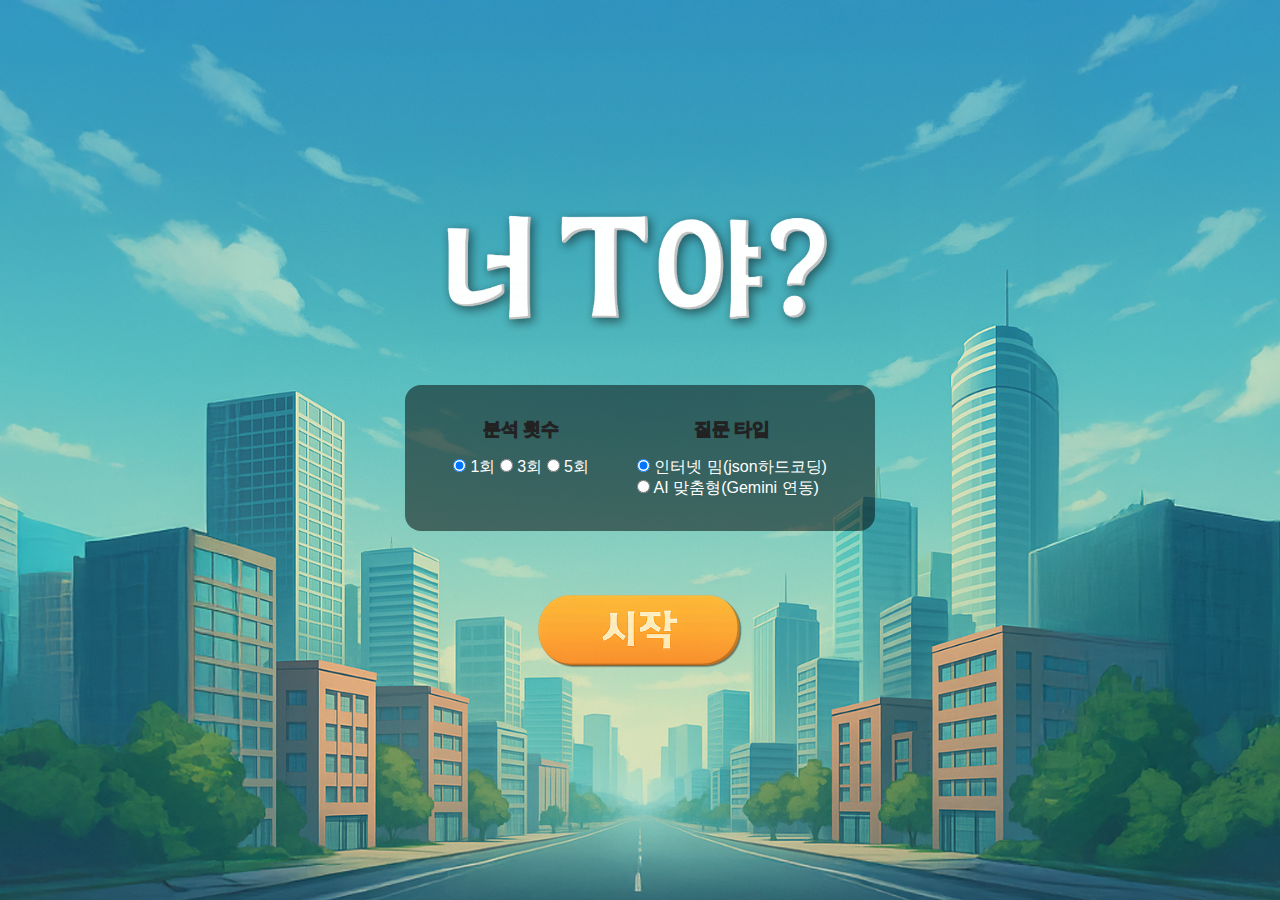
<file: index.html>
<!DOCTYPE html>
<html>
<head>
    <meta http-equiv="refresh" content="0; url=index1.html">
</head>
<body>
    <p>페이지가 이동되었습니다. 자동으로 리다이렉트되지 않는 경우 <a href="index1.html">여기</a>를 클릭하세요.</p>
</body>
</html>
</file>
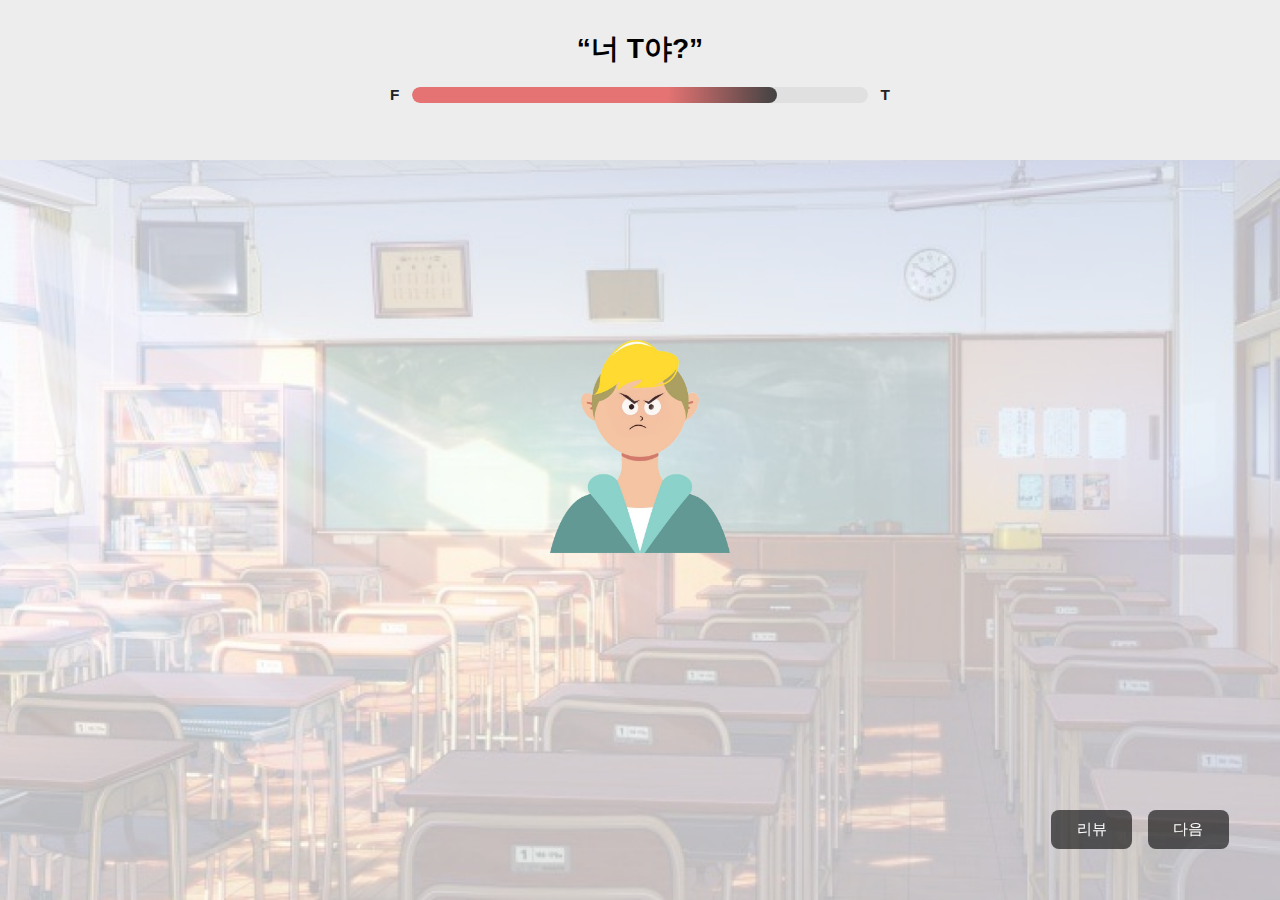
<file: answer.html>
<!DOCTYPE html>
<html lang="ko">
<head>
  <meta charset="UTF-8">
  <title>MBTI 답변 결과</title>
  <style>
    html, body {
      height: 100%;
      margin: 0;
      padding: 0;
    }
    body {
      min-height: 100vh;
      min-width: 100vw;
      box-sizing: border-box;
      background: url('images/school.png') no-repeat center center fixed;
      background-size: cover;
      font-family: 'Noto Sans KR', sans-serif;
      position: relative;
    }
    .header {
      width: 100vw;
      background: #ededed;
      height: 160px;
      min-height: unset;
      padding: 0;
      margin: 0;
      box-sizing: border-box;
      border: none;
    }
    .question-box {
      width: 100vw;
      min-width: unset;
      max-width: unset;
      margin: 0;
      background: #ededed;
      border-radius: 0 0 18px 18px;
      box-shadow: none;
      padding: 0 0 20px 0;
      position: absolute;
      top: 0;
      left: 0;
      display: flex;
      flex-direction: column;
      align-items: center;
      z-index: 2;
    }
    .question-text {
      font-size: 2.2vw;
      font-weight: bold;
      margin: 30px 0 18px 0;
      text-align: center;
    }
    .bar-container {
      width: 60vw;
      max-width: 500px;
      min-width: 220px;
      margin: 0 0 0 0;
      display: flex;
      align-items: center;
      justify-content: space-between;
    }
    .bar-label {
      font-size: 1.2vw;
      font-weight: bold;
      color: #222;
    }
    .bar-bg {
      flex: 1;
      height: 1.2vw;
      background: #e0e0e0;
      border-radius: 1vw;
      margin: 0 1vw;
      position: relative;
      overflow: hidden;
    }
    .bar-fill {
      height: 100%;
      background: linear-gradient(90deg, #e57373 70%, #424242 100%);
      border-radius: 1vw;
      transition: width 0.5s;
    }
    .bar-value {
      display: none;
    }
    .character {
      width: 14vw;
      min-width: 120px;
      max-width: 200px;
      margin: 180px auto 0 auto;
      display: block;
      position: relative;
      z-index: 1;
    }
    .button-row {
      position: fixed;
      right: 4vw;
      bottom: 4vw;
      width: auto;
      margin: 0;
      display: flex;
      justify-content: flex-end;
      gap: 0.7vw;
      z-index: 10;
    }
    .btn {
      font-size: 1.2vw;
      min-width: 70px;
      padding: 0.7vw 2vw;
      border: none;
      border-radius: 8px;
      cursor: pointer;
      margin-left: 0.5vw;
      transition: background 0.2s;
    }
    .btn.review,
    .btn.next {
      /* background: #424242; */
      background-color: rgba(0,0,0,0.6);
      color: #fff;
      transition: background 0.2s;
    }
    .btn.review:hover {
      background: #d69393;
    }
    .btn.next:hover {
      background: #d69393;
    }
    .modal-bg {
      position: fixed;
      top: 0; left: 0; right: 0; bottom: 0;
      width: 100vw; height: 100vh;
      background: rgba(0,0,0,0.6);
      z-index: 1000;
      display: flex;
      align-items: center;
      justify-content: center;
    }
    .modal-box {
      background: rgba(51,51,51,0.6);
      color: #fff;
      border-radius: 12px;
      padding: 40px 30px 30px 30px;
      min-width: 320px;
      max-width: 420px;
      width: 80vw;
      box-shadow: 0 4px 32px rgba(0,0,0,0.2);
      display: flex;
      flex-direction: column;
      align-items: center;
    }
    .modal-question {
      font-size: 1.3rem;
      font-weight: bold;
      margin-bottom: 18px;
      text-align: center;
    }
    .modal-answer {
      background: #fff;
      color: #222;
      border-radius: 6px;
      padding: 10px 18px;
      width: 100%;
      margin-bottom: 30px;
      text-align: center;
      font-size: 1.1rem;
    }
    .modal-detail {
      margin-bottom: 30px;
      text-align: center;
      font-size: 1rem;
      color: #fff;
    }
    .modal-close {
      background: #ffffff;
      color: #000000;
      border: none;
      border-radius: 6px;
      padding: 8px 32px;
      font-size: 1rem;
      cursor: pointer;
      transition: background 0.2s;
    }
    .modal-close:hover {
      background: #000000;
      color: white
    }
    @media (max-width: 600px) {
      .header, .question-box {
        height: 90px;
        min-height: unset;
        padding: 0;
      }
      .question-box {
        border-radius: 0 0 12px 12px;
        padding-bottom: 10px;
      }
      .question-text {
        font-size: 5vw;
        margin: 18px 0 10px 0;
      }
      .bar-label, .bar-value {
        font-size: 3vw;
      }
      .bar-bg {
        height: 3vw;
      }
      .bar-container {
        width: 90vw;
        max-width: unset;
        min-width: unset;
      }
      .character {
        width: 30vw;
        min-width: 60px;
        max-width: 120px;
        margin-top: 90px;
      }
      .button-row {
        right: 2vw;
        bottom: 2vw;
        gap: 1vw;
      }
      .btn {
        font-size: 3vw;
        padding: 2vw 6vw;
      }
      .modal-box {
        min-width: 0;
        width: 95vw;
        padding: 20px 5vw 20px 5vw;
      }
      .modal-question { font-size: 1.1rem; }
      .modal-answer { font-size: 1rem; }
      .modal-detail { font-size: 0.95rem; }
    }
  </style>
</head>
<body>
  <div class="header"></div>
  <div class="question-box">
    <div class="question-text" id="questionText">“너 T야?”</div>
    <div class="bar-container">
      <span class="bar-label">F</span>
      <div class="bar-bg">
        <div class="bar-fill" id="barFill" style="width: 80%;"></div>
      </div>
      <span class="bar-label">T</span>
      <span class="bar-value" id="barValue">80</span>
    </div>
  </div>
  <img src="images/Simple_angry.png" alt="캐릭터" class="character" id="characterImg">
  <div class="button-row">
    <button class="btn review" id="reviewBtn">리뷰</button>
    <button class="btn next" id="nextBtn">다음</button>
  </div>
  <div id="reviewDetailModal" class="modal-bg" style="display:none;">
    <div class="modal-box">
      <div class="modal-question" id="modalQuestion">"왜 이렇게 말수가 줄었어?"</div>
      <div class="modal-answer" id="modalAnswer">요즘 생각이 많아져서 그래</div>
      <div class="modal-detail" id="modalDetail">
        너의 대답은 극도의 T야
      </div>
      <!-- 실천팁/대안답변 분리 표시 영역 추가 -->
      <div id="modalTip" style="font-weight:bold; color:#ff5e00; font-size:1.1em; margin-bottom:8px; display:none;"></div>
      <div id="modalAlternative" style="font-size:1em; display:none;"></div>
      <button class="modal-close" id="modalCloseBtn">닫기</button>
    </div>
  </div>
  <script>
    // 예시 데이터 (실제 데이터로 교체 가능)
    const question = "“너 T야?”";
    const barPercent = 80; // 1~100
    const characterImg = "images/Simple_angry.png";

    // 적용
    document.getElementById('questionText').innerText = question;
    document.getElementById('barFill').style.width = barPercent + "%";
    document.getElementById('barValue').innerText = barPercent;
    document.getElementById('characterImg').src = characterImg;

    // 버튼 이벤트 예시
    document.getElementById('reviewBtn').onclick = async function() {
      // 기존 예시 데이터 제거
      document.getElementById('modalQuestion').innerText = '왜 이렇게 말수가 줄었어?';
      document.getElementById('modalAnswer').innerText = '요즘 생각이 많아져서 그래';
      document.getElementById('modalDetail').innerText = '너의 대답은 극도의 T야';
      document.getElementById('modalTip').style.display = 'none';
      document.getElementById('modalAlternative').style.display = 'none';
      document.getElementById('reviewDetailModal').style.display = 'flex';
      document.getElementById('characterImg').style.display = 'none';

      // 실제 API 호출 예시 (질문/답변/점수는 실제 값으로 대체 필요)
      try {
        const response = await fetch('/detailed_analyze', {
          method: 'POST',
          headers: { 'Content-Type': 'application/json' },
          body: JSON.stringify({
            question: document.getElementById('questionText').innerText,
            answer: document.getElementById('modalAnswer').innerText,
            score: parseFloat(document.getElementById('barValue').innerText)
          })
        });
        if (response.ok) {
          const data = await response.json();
          // 실천팁/대안답변 분리 표시
          document.getElementById('modalTip').innerText = data.tip;
          document.getElementById('modalTip').style.display = '';
          document.getElementById('modalAlternative').innerText = data.alternative;
          document.getElementById('modalAlternative').style.display = '';
        }
      } catch (e) {
        // 오류 시 무시 (예시 데이터만 표시)
      }
    };
    document.getElementById('nextBtn').onclick = function() {
      alert('다음 질문으로 이동');
      // location.href = 'next.html'; // 실제 다음 페이지로 이동
    };
    document.getElementById('modalCloseBtn').onclick = function() {
      document.getElementById('reviewDetailModal').style.display = 'none';
      document.getElementById('characterImg').style.display = '';
    };
  </script>
</body>
</html>
</file>
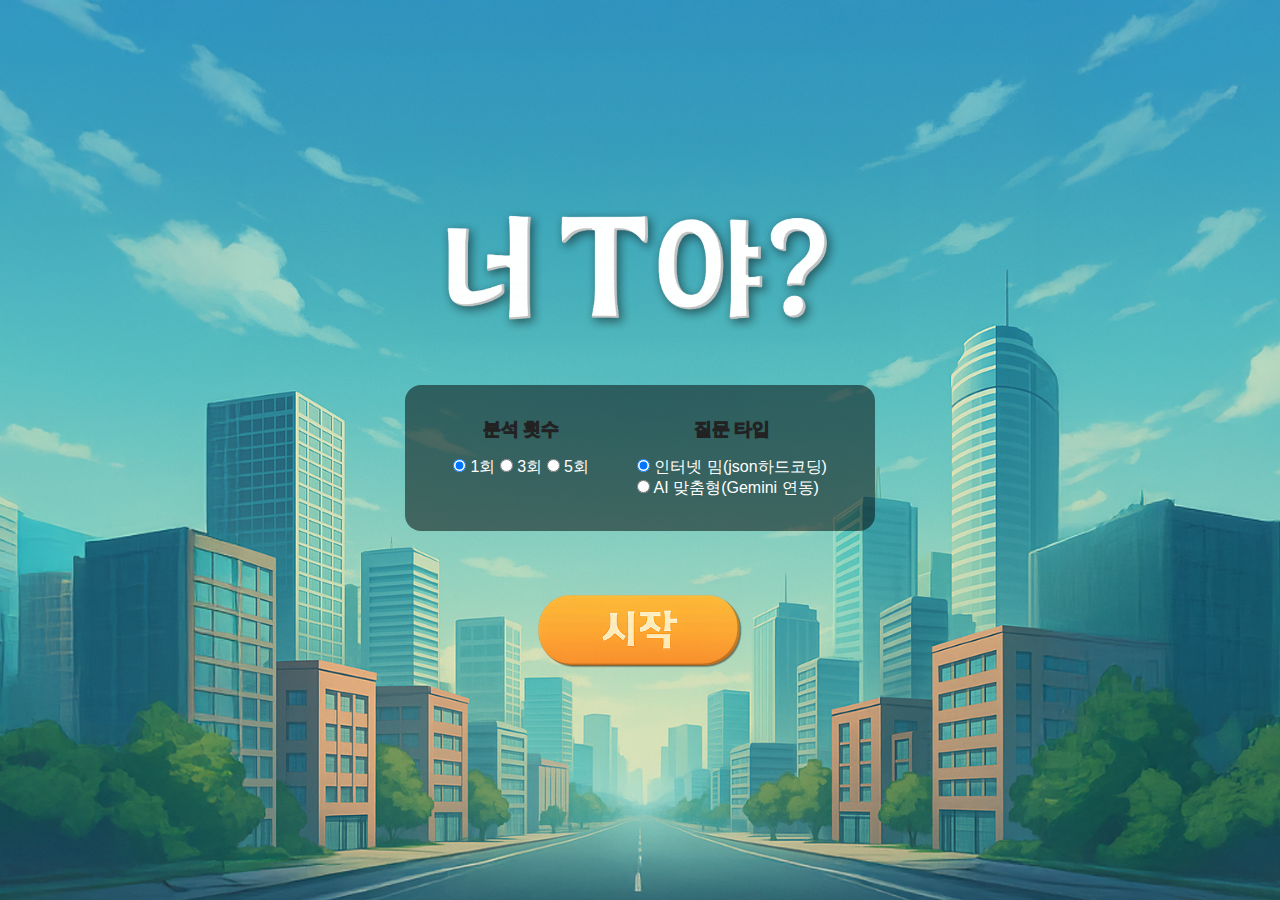
<file: index1.html>
<!DOCTYPE html>
<html lang="ko">
<head>
    <meta charset="UTF-8">
    <meta name="viewport" content="width=device-width, initial-scale=1.0">
    <title>MBTI T/F 분석기 - 시작</title>
    <link rel="stylesheet" href="common.css">
    <style>
        body {
            background-image: url('Main_pg/bg.png');
            background-size: cover;
            background-repeat: no-repeat;
            background-position: center;
        }
        /* 인트로 페이지 스타일 */
        .intro-page {
            text-align: center;
            padding: 2rem;
        }

        .main-title {
            font-size: 2.5rem;
            color: #333;
            margin-bottom: 2rem;
            font-weight: bold;
            text-shadow: 2px 2px 4px rgba(0, 0, 0, 0.1);
        }

        .count-selection {
            margin-top: 2rem;
            display: flex;
            flex-direction: column;
            align-items: center;
        }
        .settings-box {
            display: flex;
            flex-direction: row;
            justify-content: center;
            gap: 3rem;
            background: rgba(0,0,0,0.5);
            border-radius: 16px;
            padding: 2rem 3rem;
            margin-bottom: 2rem;
        }
        .setting-group {
            margin: 0;
            /* padding: 1.5rem 2rem; */
            /* background: rgba(255,255,255,0.85); */
            /* border-radius: 12px; */
            /* box-shadow: 0 2px 8px rgba(0,0,0,0.04); */
            min-width: 0;
        }

        .setting-group h3 {
            margin: 0 0 1rem 0;
            color: #333;
            font-size: 1.1rem;
        }
        .setting-title {
            font-size: 2rem;
            color: #fff;
            font-weight: bold;
            -webkit-text-stroke: 1px #222;
            text-stroke: 1px #222;
        }
        .setting-label {
            font-size: 1rem;
            color: #fff;
        }
        .vertical-radio-group {
            display: flex;
            flex-direction: column;
            align-items: flex-start;
        }
    </style>
</head>
<body>
    <div class="container">
        <div class="intro-page" id="introPage">
            <img src="Main_pg/youT_logo.png" alt="로고" style="width:400px; margin-bottom:1rem;">
            <!-- main-title 삭제 -->
            <!-- 시작 버튼 제거 -->
            <div class="count-selection" id="countSelection">
                <div class="settings-box">
                    <!-- 분석 횟수 선택 -->
                    <div class="setting-group">
                        <h3 class="setting-title">
                            분석 횟수
                        </h3>
                        <div class="radio-group">
                            <label class="radio-label setting-label">
                                <input type="radio" name="count" value="1" checked> 1회
                            </label>
                            <label class="radio-label setting-label">
                                <input type="radio" name="count" value="3"> 3회
                            </label>
                            <label class="radio-label setting-label">
                                <input type="radio" name="count" value="5"> 5회
                            </label>
                        </div>
                    </div>
                    <!-- 질문 소스 선택 -->
                    <div class="setting-group">
                        <h3 class="setting-title">
                            질문 타입
                        </h3>
                        <div class="radio-group vertical-radio-group">
                            <label class="radio-label setting-label">
                                <input type="radio" name="questionSource" value="default" checked> 인터넷 밈(json하드코딩)
                            </label>
                            <label class="radio-label setting-label">
                                <input type="radio" name="questionSource" value="ai"> AI 맞춤형(Gemini 연동) 
                            </label>
                        </div>
                    </div>
                </div>
                <button class="start-button" onclick="startAnalysis()" style="margin-top: 1rem; background:none; border:none;">
                    <img src="Main_pg/Start_Button.png" alt="분석 시작" style="height:80px; vertical-align:middle;">
                </button>
            </div>
        </div>
    </div>

    <script>
        // API 기본 URL 설정
        const API_BASE_URL = 'http://localhost:8000';

        // 시작 버튼 클릭 시
        // function showCountSelection() {
        //     document.getElementById('startButton').style.display = 'none';
        //     document.getElementById('countSelection').style.display = 'block';
        // }

        // 새로운 AI 질문 생성 (기본값 사용)
        async function generateNewQuestions(questionCount) {
            const defaultSettings = {
                count: questionCount,  // 선택된 분석 횟수만큼 질문 생성
                difficulty: 'medium'  // 기본 보통 난이도
            };
            
            try {
                const response = await fetch(`${API_BASE_URL}/generate_questions`, {
                    method: 'POST',
                    headers: {
                        'Content-Type': 'application/json',
                    },
                    body: JSON.stringify(defaultSettings)
                });
                
                if (!response.ok) {
                    throw new Error('AI 질문 생성 실패');
                }
                
                const data = await response.json();
                return data;
                
            } catch (error) {
                console.error('Error generating questions:', error);
                alert('AI 질문 생성 중 오류가 발생했습니다. 다시 시도해주세요.');
                return null;
            }
        }

        // 분석 시작
        async function startAnalysis() {
            const selectedCount = document.querySelector('input[name="count"]:checked');
            if (!selectedCount) {
                alert('횟수를 선택해주세요.');
                return;
            }

            const selectedSource = document.querySelector('input[name="questionSource"]:checked');
            if (!selectedSource) {
                alert('질문 타입을 선택해주세요.');
                return;
            }

            // AI 질문이 선택된 경우 새로운 질문 생성
            if (selectedSource.value === 'ai') {
                const questions = await generateNewQuestions(parseInt(selectedCount.value));
                if (!questions) {
                    return; // 질문 생성 실패 시 중단
                }
            }

            // 선택된 설정을 세션 스토리지에 저장
            const settings = {
                count: selectedCount.value,
                questionSource: selectedSource.value,
                difficulty: 'medium',  // 기본 난이도 설정
                questionCount: parseInt(selectedCount.value)  // 선택된 횟수를 questionCount로도 저장
            };
            sessionStorage.setItem('mbtiSettings', JSON.stringify(settings));

            // 질문 페이지로 이동
            window.location.href = 'index2.html';
        }
    </script>
</body>
</html>
</file>
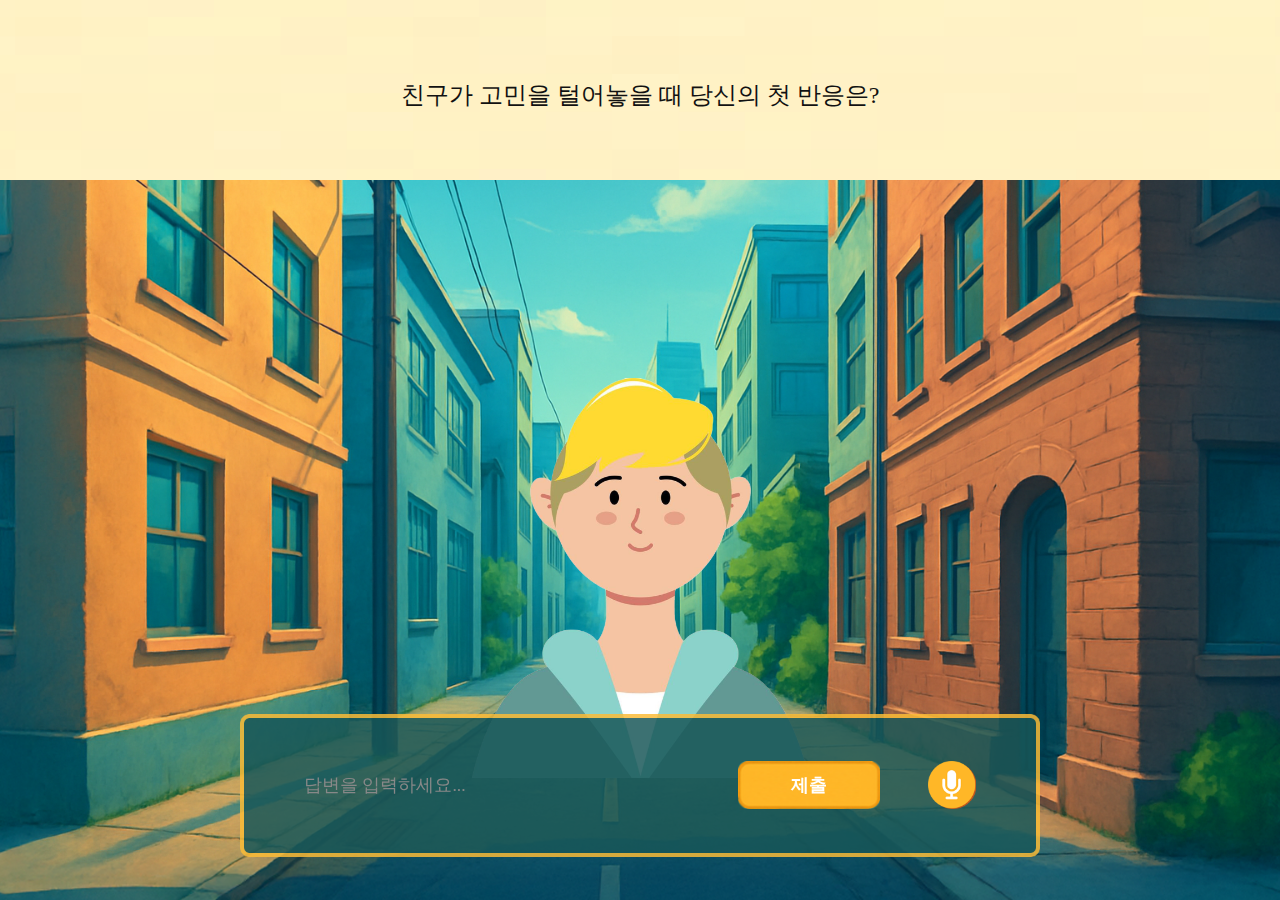
<file: index2.html>
<!DOCTYPE html>
<html lang="ko">
<head>
    <meta charset="UTF-8">
    <meta name="viewport" content="width=device-width, initial-scale=1.0, maximum-scale=1.0, user-scalable=no">
    <meta name="mobile-web-app-capable" content="yes">
    <meta name="apple-mobile-web-app-capable" content="yes">
    <meta name="apple-mobile-web-app-status-bar-style" content="black-translucent">
    <title>MBTI T/F 분석기 - 질문</title>
    <link rel="stylesheet" href="common.css">
    <style>
        html, body {
            height: 100%;
            margin: 0;
            padding: 0;
            box-sizing: border-box;
            background: #f7f7f7;
        }
        body {
            min-height: 100vh;
            display: flex;
            flex-direction: column;
            background-image: url('images/Bg1.png'); /* 전체 배경 이미지 */
            background-size: cover;
            background-position: center;
        }
        .question-bar {
            width: 100vw;
            min-width: 100vw;
            max-width: 100vw;
            height: 150px;
            margin: 0 auto 0 auto;
            background: url('images/textbar1.png') no-repeat center;
            background-size: cover;
            display: flex;
            align-items: center;
            justify-content: center;
            font-size: 1.3rem;
            color: #111;
            text-align: center;
            box-sizing: border-box;
            border: none;
            box-shadow: none;
            background-color: transparent;
            padding: 0;
        }
        .character-center {
            flex: 1 1 auto;
            display: flex;
            flex-direction: column;
            align-items: center;
            justify-content: center;
            min-height: 350px;
            margin-bottom: 0;
            padding-bottom: 0;
            padding-top: 60px;
        }
        .character {
            width: 360px;
            height: 360px;
            margin: 0 auto 1.5rem auto;
            position: relative;
            display: flex;
            justify-content: center;
            align-items: center;
            overflow: hidden;
        }
        .face {
            width: 360px;
            height: 360px;
            position: relative;
            background-size: contain;
            background-repeat: no-repeat;
            background-position: center;
        }
        .face-very-angry {
            background-image: url('images/Very_angry.png');
        }
        .face-angry {
            background-image: url('images/Simple_angry.png');
        }
        .face-neutral {
            background-image: url('images/Base.png');
        }
        .face-happy {
            background-image: url('images/Simple_happy.png');
        }
        .face-very-happy {
            background-image: url('images/Very_happy.png');
        }
        #resultGraph {
            margin-top: 1.5rem;
            background-image: url('images/report_bg.png'); /* 결과 리포트 박스 배경 */
            background-size: cover;
            background-position: center;
            border-radius: 20px;
            padding: 1.5rem;
        }
        .answer-bar {
            width: 100%;
            background: #fff;
            border-top: 2px solid #2196F3;
            padding: 0;
            display: flex;
            align-items: center;
            position: fixed;
            left: 0;
            bottom: 80px; /* 하단에서 80px 위로 띄움 */
            z-index: 10;
            box-shadow: 0 -2px 8px rgba(33,150,243,0.07);
            background-image: url('images/textbar2.png'); /* 하단 입력 박스 배경 */
            background-size: auto;
            background-position: center;
            height: auto;
        }
        .answer-input {
            flex: 1 1 auto;
            padding: 1rem;
            border: 2px solid #ddd;
            border-radius: 10px;
            font-size: 1.1rem;
            margin-right: 1rem;
        }
        .button-group {
            display: flex;
            flex-direction: row;
            gap: 0.7rem;
        }
        .submit-button, .stt-button {
            padding: 0.8rem 1.5rem;
            font-size: 1rem;
            border: none;
            border-radius: 5px;
            cursor: pointer;
            transition: all 0.3s ease;
        }
        .submit-button {
            background-color: #4CAF50;
            color: white;
        }
        .submit-button:hover {
            background-color: #45a049;
            transform: scale(1.05);
        }
        .stt-button {
            background-color: #E91E63;
            color: white;
        }
        .stt-button:hover {
            background-color: #C2185B;
            transform: scale(1.05);
        }
        .review-icon {
            display: none;
            position: fixed;
            bottom: 100px;
            right: 40px;
            width: 50px;
            height: 50px;
            background-color: #2196F3;
            border-radius: 50%;
            cursor: pointer;
            color: white;
            text-align: center;
            line-height: 50px;
            z-index: 20;
            font-size: 2rem;
        }
        /* 반응형 디자인 - 모든 디바이스 최적화 */
        
        /* 대형 데스크톱 (1200px 이상) */
        @media (min-width: 1200px) {
            .question-bar {
                height: 180px;
                font-size: 1.5rem;
            }
            .character {
                width: 400px;
                height: 400px;
            }
            .face {
                width: 400px;
                height: 400px;
            }
            .uibox-bg {
                width: 900px;
                min-height: 180px;
            }
            .uibox-input {
                font-size: 1.3rem;
                height: 70px;
            }
        }
        
        /* 중형 데스크톱 (992px - 1199px) */
        @media (min-width: 992px) and (max-width: 1199px) {
            .question-bar {
                height: 160px;
                font-size: 1.4rem;
            }
            .character {
                width: 380px;
                height: 380px;
            }
            .face {
                width: 380px;
                height: 380px;
            }
            .uibox-bg {
                width: 850px;
                min-height: 160px;
            }
        }
        
        /* 소형 데스크톱 (768px - 991px) */
        @media (min-width: 768px) and (max-width: 991px) {
            .question-bar {
                height: 150px;
                font-size: 1.3rem;
            }
            .character {
                width: 320px;
                height: 320px;
            }
            .face {
                width: 320px;
                height: 320px;
            }
            .uibox-bg {
                width: 700px;
                min-height: 150px;
                padding: 0 30px;
            }
            .uibox-input {
                font-size: 1.1rem;
                height: 60px;
            }
        }
        
        /* 태블릿 (576px - 767px) */
        @media (min-width: 576px) and (max-width: 767px) {
            .question-bar {
                height: 140px;
                font-size: 1.2rem;
            }
            .character {
                width: 280px;
                height: 280px;
            }
            .face {
                width: 280px;
                height: 280px;
            }
            .uibox-bg {
                width: 90vw;
                min-height: 140px;
                padding: 0 25px;
                gap: 20px;
            }
            .uibox-input {
                font-size: 1rem;
                height: 55px;
                padding: 0 20px;
            }
            .submit-button .btn-img,
            .stt-button .btn-img {
                height: 40px;
            }
        }
        
        /* 모바일 (480px - 575px) */
        @media (min-width: 480px) and (max-width: 575px) {
            .question-bar {
                height: 130px;
                font-size: 1.1rem;
            }
            .character {
                width: 240px;
                height: 240px;
            }
            .face {
                width: 240px;
                height: 240px;
            }
            .uibox-bg {
                width: 92vw;
                min-height: 130px;
                padding: 0 20px;
                gap: 15px;
                bottom: 30px;
            }
            .uibox-input {
                font-size: 0.95rem;
                height: 50px;
                padding: 0 15px;
            }
            .submit-button .btn-img,
            .stt-button .btn-img {
                height: 35px;
            }
            .submit-button .btn-label {
                font-size: 0.9rem;
            }
        }
        
        /* 소형 모바일 (320px - 479px) */
        @media (min-width: 320px) and (max-width: 479px) {
            .question-bar {
                height: 120px;
                font-size: 1rem;
            }
            .character {
                width: 200px;
                height: 200px;
            }
            .face {
                width: 200px;
                height: 200px;
            }
            .uibox-bg {
                width: 94vw;
                min-height: 120px;
                padding: 0 15px;
                gap: 12px;
                bottom: 25px;
            }
            .uibox-input {
                font-size: 0.9rem;
                height: 45px;
                padding: 0 12px;
            }
            .submit-button .btn-img,
            .stt-button .btn-img {
                height: 30px;
            }
            .submit-button .btn-label {
                font-size: 0.8rem;
            }
        }
        
        /* 초소형 모바일 (320px 미만) */
        @media (max-width: 319px) {
            .question-bar {
                height: 110px;
                font-size: 0.9rem;
            }
            .character {
                width: 160px;
                height: 160px;
            }
            .face {
                width: 160px;
                height: 160px;
            }
            .uibox-bg {
                width: 96vw;
                min-height: 110px;
                padding: 0 10px;
                gap: 10px;
                bottom: 20px;
            }
            .uibox-input {
                font-size: 0.85rem;
                height: 40px;
                padding: 0 10px;
            }
            .submit-button .btn-img,
            .stt-button .btn-img {
                height: 25px;
            }
            .submit-button .btn-label {
                font-size: 0.75rem;
            }
        }
        
        /* 세로 화면 (높이가 너비보다 작은 경우) */
        @media (orientation: portrait) {
            .character-center {
                min-height: 300px;
                padding-top: 40px;
            }
        }
        
        /* 세로가 긴 화면 (iPhone 12 Pro 등) 최적화 */
        @media (orientation: portrait) and (min-height: 800px) {
            .question-bar {
                height: 120px;
                font-size: 1.1rem;
            }
            
            .character-center {
                min-height: 400px;
                padding-top: 20px;
                padding-bottom: 20px;
            }
            
            .character {
                width: 280px;
                height: 280px;
                margin: 0 auto 1rem auto;
            }
            
            .face {
                width: 280px;
                height: 280px;
            }
            
            .uibox-bg {
                width: 90vw;
                min-height: 120px;
                padding: 0 20px;
                gap: 15px;
                bottom: 30px;
            }
            
            .uibox-input {
                font-size: 1rem;
                height: 50px;
                padding: 0 15px;
            }
            
            .submit-button .btn-img,
            .stt-button .btn-img {
                height: 35px;
            }
            
            .submit-button .btn-label {
                font-size: 0.9rem;
            }
        }
        
        /* 매우 세로가 긴 화면 (iPhone 12 Pro Max 등) */
        @media (orientation: portrait) and (min-height: 900px) {
            .question-bar {
                height: 130px;
                font-size: 1.2rem;
            }
            
            .character-center {
                min-height: 450px;
                padding-top: 30px;
                padding-bottom: 30px;
            }
            
            .character {
                width: 320px;
                height: 320px;
                margin: 0 auto 1.5rem auto;
            }
            
            .face {
                width: 320px;
                height: 320px;
            }
            
            .uibox-bg {
                width: 85vw;
                min-height: 130px;
                padding: 0 25px;
                gap: 20px;
                bottom: 40px;
            }
            
            .uibox-input {
                font-size: 1.1rem;
                height: 55px;
                padding: 0 20px;
            }
            
            .submit-button .btn-img,
            .stt-button .btn-img {
                height: 40px;
            }
            
            .submit-button .btn-label {
                font-size: 1rem;
            }
        }
        
        /* iPhone 12 Pro 특정 최적화 (390x844) */
        @media (width: 390px) and (height: 844px) {
            .question-bar {
                height: 110px;
                font-size: 1rem;
            }
            
            .character-center {
                min-height: 350px;
                padding-top: 15px;
                padding-bottom: 15px;
            }
            
            .character {
                width: 240px;
                height: 240px;
                margin: 0 auto 0.8rem auto;
            }
            
            .face {
                width: 240px;
                height: 240px;
            }
            
            .uibox-bg {
                width: 92vw;
                min-height: 110px;
                padding: 0 18px;
                gap: 12px;
                bottom: 25px;
            }
            
            .uibox-input {
                font-size: 0.95rem;
                height: 48px;
                padding: 0 15px;
            }
            
            .submit-button .btn-img,
            .stt-button .btn-img {
                height: 32px;
            }
            
            .submit-button .btn-label {
                font-size: 0.85rem;
            }
        }
        
        /* iPhone 12 Pro Max 특정 최적화 (428x926) */
        @media (width: 428px) and (height: 926px) {
            .question-bar {
                height: 120px;
                font-size: 1.1rem;
            }
            
            .character-center {
                min-height: 380px;
                padding-top: 20px;
                padding-bottom: 20px;
            }
            
            .character {
                width: 260px;
                height: 260px;
                margin: 0 auto 1rem auto;
            }
            
            .face {
                width: 260px;
                height: 260px;
            }
            
            .uibox-bg {
                width: 90vw;
                min-height: 120px;
                padding: 0 20px;
                gap: 15px;
                bottom: 30px;
            }
            
            .uibox-input {
                font-size: 1rem;
                height: 52px;
                padding: 0 18px;
            }
            
            .submit-button .btn-img,
            .stt-button .btn-img {
                height: 35px;
            }
            
            .submit-button .btn-label {
                font-size: 0.9rem;
            }
        }
        
        /* 가로 화면 (너비가 높이보다 큰 경우) */
        @media (orientation: landscape) and (max-height: 600px) {
            .question-bar {
                height: 100px;
                font-size: 1rem;
            }
            .character {
                width: 180px;
                height: 180px;
            }
            .face {
                width: 180px;
                height: 180px;
            }
            .uibox-bg {
                min-height: 100px;
                bottom: 15px;
            }
            .character-center {
                min-height: 200px;
                padding-top: 20px;
            }
        }
        
        /* 터치 디바이스 최적화 */
        @media (hover: none) and (pointer: coarse) {
            .submit-button,
            .stt-button {
                min-height: 44px;
                min-width: 44px;
            }
            
            .uibox-input {
                min-height: 44px;
            }
            
            .review-icon {
                width: 60px;
                height: 60px;
                line-height: 60px;
                font-size: 2.5rem;
            }
        }
        
        /* iPhone 노치/홈 인디케이터 안전 영역 */
        @supports (padding: max(0px)) {
            .uibox-bg {
                padding-bottom: max(20px, env(safe-area-inset-bottom));
                bottom: max(20px, env(safe-area-inset-bottom));
            }
            
            .question-bar {
                padding-top: max(10px, env(safe-area-inset-top));
            }
        }
        
        /* 세로가 긴 화면에서 버튼이 짤리지 않도록 보장 */
        @media (orientation: portrait) and (min-height: 800px) {
            body {
                min-height: 100vh;
                min-height: 100dvh; /* 동적 뷰포트 높이 */
            }
            
            .uibox-bg {
                position: fixed;
                bottom: max(20px, env(safe-area-inset-bottom, 20px));
                left: 50%;
                transform: translateX(-50%);
                z-index: 1000;
            }
        }
        
        /* 고해상도 디스플레이 최적화 */
        @media (-webkit-min-device-pixel-ratio: 2), (min-resolution: 192dpi) {
            .uibox-input {
                -webkit-font-smoothing: antialiased;
                -moz-osx-font-smoothing: grayscale;
            }
        }
    .textbar-container {
        position: fixed;
        left: 0;
        bottom: 80px;
        width: 100%;
        display: flex;
        justify-content: center;
        align-items: center;
        pointer-events: none; /* 입력창만 클릭 가능하게 */
        z-index: 20;
        /* 내부 절대배치용 */
        flex-direction: column;
    }
    .textbar-bg {
        display: block;
        max-width: 600px;
        width: 100%;
        height: auto;
        pointer-events: none;
    }
    .answer-input-on-image {
        position: absolute;
        left: 50%;
        top: 50%;
        transform: translate(-50%, -50%);
        width: calc(100% - 120px); /* 좌우 여백 60px씩 */
        max-width: 480px;
        min-width: 180px;
        padding: 0.8rem 1rem;
        border: 2px solid #ddd;
        border-radius: 10px;
        font-size: 1.1rem;
        background: rgba(255,255,255,0.85);
        pointer-events: auto;
        z-index: 2;
        box-sizing: border-box;
    }
    .button-group-on-image {
        position: absolute;
        right: 30px;
        bottom: 18px;
        display: flex;
        flex-direction: row;
        gap: 0.5rem;
        pointer-events: auto;
        z-index: 3;
    }
    .button-group-on-image .submit-button, .button-group-on-image .stt-button {
        padding: 0.6rem 1.2rem;
        font-size: 1rem;
        border: none;
        border-radius: 5px;
        cursor: pointer;
        transition: all 0.3s ease;
        opacity: 0.95;
    }
    .button-group-on-image .submit-button {
        background-color: #4CAF50;
        color: white;
    }
    .button-group-on-image .submit-button:hover {
        background-color: #45a049;
        transform: scale(1.05);
    }
    .button-group-on-image .stt-button {
        background-color: #E91E63;
        color: white;
    }
    .button-group-on-image .stt-button:hover {
        background-color: #C2185B;
        transform: scale(1.05);
    }
    @media (max-width: 700px) {
        .textbar-bg {
            max-width: 98vw;
        }
        .answer-input-on-image {
            width: 70vw;
            max-width: 95vw;
        }
        .button-group-on-image {
            right: 10px;
            bottom: 10px;
        }
    }
    .textbar-fixed-wrapper {
        position: fixed;
        left: 50%;
        bottom: 40px;
        transform: translateX(-50%);
        width: 1212px;
        height: 217px;
        z-index: 20;
        display: block;
    }
    .textbar-bg {
        width: 1212px;
        height: 217px;
        display: block;
    }
    .answer-input-on-image {
        position: absolute;
        left: 60px;
        top: 50%;
        transform: translateY(-50%);
        width: 800px;
        height: 60px;
        font-size: 1.3rem;
        border: 2px solid #ddd;
        border-radius: 12px;
        background: rgba(255,255,255,0.85);
        z-index: 2;
        box-sizing: border-box;
        padding: 1rem 1.2rem;
    }
    .button-group-on-image {
        position: absolute;
        right: 60px;
        bottom: 32px;
        display: flex;
        gap: 1rem;
        z-index: 3;
    }
    .button-group-on-image .submit-button,
    .button-group-on-image .stt-button {
        padding: 1rem 2rem;
        font-size: 1.2rem;
        border: none;
        border-radius: 8px;
        cursor: pointer;
        opacity: 0.95;
    }
    .button-group-on-image .submit-button { background: #4CAF50; color: #fff; }
    .button-group-on-image .submit-button:hover { background: #45a049; }
    .button-group-on-image .stt-button { background: #E91E63; color: #fff; }
    .button-group-on-image .stt-button:hover { background: #C2185B; }
    .answer-image-bar-wrapper {
        position: fixed;
        left: 50%;
        bottom: 40px;
        transform: translateX(-50%);
        display: flex;
        flex-direction: row;
        align-items: center;
        z-index: 20;
    }
    .answer-input-image-bg {
        width: 600px;
        height: 120px;
        font-size: 1.3rem;
        border: none;
        border-radius: 0;
        background: url('images/textbar2.png') no-repeat center/cover;
        color: #222;
        padding: 0 40px;
        box-sizing: border-box;
        outline: none;
        /* placeholder 스타일 */
    }
    .answer-input-image-bg::placeholder {
        color: #888;
        font-size: 1.2rem;
        opacity: 1;
    }
    .button-group-inline {
        display: flex;
        flex-direction: row;
        gap: 1rem;
        margin-left: 20px;
    }
    .button-group-inline .submit-button,
    .button-group-inline .stt-button {
        padding: 1rem 2rem;
        font-size: 1.2rem;
        border: none;
        border-radius: 8px;
        cursor: pointer;
        opacity: 0.95;
    }
    .button-group-inline .submit-button { background: #4CAF50; color: #fff; }
    .button-group-inline .submit-button:hover { background: #45a049; }
    .button-group-inline .stt-button { background: #E91E63; color: #fff; }
    .button-group-inline .stt-button:hover { background: #C2185B; }
    .detail-btn {
        background: none;
        border: none;
        padding: 0;
        cursor: pointer;
        display: flex;
        align-items: center;
        justify-content: center;
        margin: 0 auto;
    }
    .detail-btn-img {
        width: 40px;
        height: auto;
        display: block;
    }
            .detail-modal-content {
            background: url('images/note.png') no-repeat center center !important;
            background-size: cover !important;
            border-radius: 16px;
            max-width: 340px;
            margin: 60px auto;
            padding: 1.2em;
            box-shadow: 0 4px 32px rgba(0,0,0,0.18);
            position: relative;
            font-size: 0.95em;
        }
        
        /* 모달 반응형 스타일 */
        @media (max-width: 767px) {
            .detail-modal-content {
                max-width: 90vw;
                margin: 40px auto;
                padding: 1em;
                font-size: 0.9em;
            }
        }
        
        @media (max-width: 479px) {
            .detail-modal-content {
                max-width: 95vw;
                margin: 20px auto;
                padding: 0.8em;
                font-size: 0.85em;
            }
        }
            .main-result-text {
            color: rgb(254,157,41);
            font-family: 'HeirofBold';
            font-size: 1.2em;
            font-weight: bold;
            text-shadow: 1.5px 1.5px 0 rgb(0, 0, 0);
        }
        
        /* 결과 텍스트 반응형 */
        @media (max-width: 767px) {
            .main-result-text {
                font-size: 1.1em;
                font-family: 'HeirofBold';
            }
        }
        
        @media (max-width: 479px) {
            .main-result-text {
                font-size: 1em;
                font-family: 'HeirofBold';
            }
        }
    </style>
</head>
<body>
    <div class="question-bar" id="questionBar">
        <div id="question">질문을 불러오는 중...</div>
    </div>
    <div class="character-center">
        <div class="character">
            <div class="face face-neutral" id="characterFace"></div>
        </div>
        <div id="resultGraph" style="display: none;"></div>
    </div>
    <!-- 이미지 UI박스 안에 입력창, 제출, 음성 버튼 -->
    <div class="uibox-bg">
        <input type="text" class="uibox-input" id="answerInput" placeholder="답변을 입력하세요...">
        <button class="submit-button" id="submitButton" onclick="submitAnswer()">
            <img src="images/button2.png" alt="제출" class="btn-img">
            <span class="btn-label">제출</span>
        </button>
        <button class="stt-button" id="sttButton" onclick="startSTT()">
            <img src="images/mic.png" alt="음성 입력" class="btn-img">
        </button>
    </div>

    <style>
    #question{
        font-family: 'HeirofBold';
    }
    #answerInput, .btn-label{
        font-family: 'HeirofLight';
    }
    
    #answerInput::placeholder {
        font-family: 'HeirofLight';
    }

    .uibox-bg {
        width: 800px;
        min-height: 150px;
        height: auto;
        max-width: 90vw;
        background: url('images/textbar2.png') no-repeat center/contain;
        display: flex;
        align-items: center;
        justify-content: center;
        gap: 24px;
        z-index: 20;
        box-sizing: border-box;
        padding: 0 40px;
        overflow: visible;
        position: fixed;
        left: 50%;
        bottom: 40px;
        transform: translateX(-50%);
    }
    .result-content {
        width: 100%;
        text-align: center;
        padding: 1.2rem 0.5rem;
        box-sizing: border-box;
        overflow-x: auto;
        word-break: break-all;
        display: flex;
        flex-direction: column;
        align-items: center;
    }
    .uibox-input {
        flex: 1 1 0;
        height: 60px;
        font-size: 1.2rem;
        border: none;
        background: transparent !important;
        color: #fff;
        padding: 0 24px;
        outline: none;
    }
    .uibox-input::placeholder {
        color: #888;
        font-size: 1.1rem;
        opacity: 1;
    }
    
    /* 자동완성 선택 시 입력창 배경색 고정 */
    .uibox-input:-webkit-autofill,
    .uibox-input:-webkit-autofill:hover,
    .uibox-input:-webkit-autofill:focus,
    .uibox-input:-webkit-autofill:active {
        -webkit-box-shadow: 0 0 0 30px transparent inset !important;
        -webkit-text-fill-color: #fff !important;
        background-color: transparent !important;
        transition: background-color 5000s ease-in-out 0s;
        color: #fff !important;
    }
    
    /* 자동완성 후 텍스트 색상 강제 고정 */
    .uibox-input:-webkit-autofill {
        -webkit-text-fill-color: #fff !important;
        color: #fff !important;
    }
    
    /* 자동완성 후 포커스 시에도 흰색 유지 */
    .uibox-input:-webkit-autofill:focus {
        -webkit-text-fill-color: #fff !important;
        color: #fff !important;
    }
    
    /* 자동완성 후 호버 시에도 흰색 유지 */
    .uibox-input:-webkit-autofill:hover {
        -webkit-text-fill-color: #fff !important;
        color: #fff !important;
    }
    
    /* 자동완성 드롭다운 글씨 크기 고정 */
    .uibox-input::-webkit-list-button {
        font-size: 1.2rem !important;
    }
    
    /* 자동완성 드롭다운 옵션 글씨 크기 고정 */
    .uibox-input::-webkit-calendar-picker-indicator {
        font-size: 1.2rem !important;
    }
    
    /* 자동완성 드롭다운 텍스트 크기 고정 */
    .uibox-input::-webkit-datetime-edit-text {
        font-size: 1.2rem !important;
    }
    
    /* 자동완성 드롭다운 필드 글씨 크기 고정 */
    .uibox-input::-webkit-datetime-edit-month-field,
    .uibox-input::-webkit-datetime-edit-day-field,
    .uibox-input::-webkit-datetime-edit-year-field {
        font-size: 1.2rem !important;
    }
    
    /* 자동완성 드롭다운 호버 시 글씨 크기 유지 */
    .uibox-input::-webkit-list-button:hover,
    .uibox-input::-webkit-calendar-picker-indicator:hover,
    .uibox-input::-webkit-datetime-edit-text:hover,
    .uibox-input::-webkit-datetime-edit-month-field:hover,
    .uibox-input::-webkit-datetime-edit-day-field:hover,
    .uibox-input::-webkit-datetime-edit-year-field:hover {
        font-size: 1.2rem !important;
        transform: none !important;
        scale: 1 !important;
    }
    
    /* 자동완성 드롭다운 전체 글씨 크기 강제 고정 */
    .uibox-input::-webkit-autofill,
    .uibox-input::-webkit-autofill:hover,
    .uibox-input::-webkit-autofill:focus,
    .uibox-input::-webkit-autofill:active {
        font-size: 1.2rem !important;
        font-weight: normal !important;
        letter-spacing: normal !important;
        line-height: normal !important;
    }
    
    /* 자동완성 드롭다운 모든 요소 글씨 크기 고정 */
    .uibox-input::-webkit-any-link,
    .uibox-input::-webkit-any-link:hover,
    .uibox-input::-webkit-any-link:active,
    .uibox-input::-webkit-any-link:visited {
        font-size: 1.2rem !important;
        text-decoration: none !important;
    }
    
    /* 자동완성 드롭다운 선택된 항목 글씨 크기 고정 */
    .uibox-input::-webkit-list-button:active,
    .uibox-input::-webkit-calendar-picker-indicator:active,
    .uibox-input::-webkit-datetime-edit-text:active,
    .uibox-input::-webkit-datetime-edit-month-field:active,
    .uibox-input::-webkit-datetime-edit-day-field:active,
    .uibox-input::-webkit-datetime-edit-year-field:active {
        font-size: 1.2rem !important;
        transform: none !important;
        scale: 1 !important;
    }
    .submit-button .btn-img,
    .stt-button .btn-img {
        height: 48px;
        width: auto;
        display: block;
        object-fit: contain;
    }
    .submit-button {
        position: relative;
        background: none;
        border: none;
        padding: 0;
        cursor: pointer;
        display: flex;
        align-items: center;
    }
    .submit-button .btn-label {
        position: absolute;
        left: 50%;
        top: 50%;
        transform: translate(-50%, -50%);
        color: #fff;
        font-size: 1.1rem;
        font-weight: bold;
        pointer-events: none;
        /* text-shadow: 0 1px 4px #000, 0 0 2px #000; */
        white-space: nowrap;
    }
    .stt-button {
        background: none !important;
        border: none;
    }
    .detail-btn {
        position: absolute;
        right: -60px;
        top: 50%;
        transform: translateY(-50%);
        background: none;
        border: none;
        padding: 0;
        cursor: pointer;
        display: flex;
        align-items: center;
        justify-content: center;
    }
    .detail-btn-img {
        width: 40px;
        height: auto;
        display: block;
    }
    .next-btn {
        position: static;
        margin-top: 0.7em;
        margin-bottom: 0;
        margin-right: calc(50vw - 400px);
        margin-left: auto;
        padding: 0.8em 2.5em;
        font-size: 1.1em;
        border-radius: 8px;
        border: none;
        background: #2196F3;
        color: #fff;
        font-weight: bold;
        cursor: pointer;
        transition: background 0.2s;
        display: block;
        font-family: 'HeirofBold';
    }
    .next-btn:hover {
        background: #1976D2;
    }
    </style>
    <input type="file" id="audioInput" accept="audio/*" style="display: none;" onchange="handleAudioFile(this.files[0])">
    <div id="loadingMessage" style="display:none; color:#2196F3; font-weight:bold; margin-top:1rem;">
        <span id="loadingText" style="font-family: 'HeirofLight';">AI가 분석중입니다</span><span id="loadingDots"></span>
    </div>
    <div class="review-icon" id="reviewIcon" onclick="showReview()">��</div>
    <!-- 리뷰 모달 -->
    <div class="modal" id="reviewModal" onclick="closeReview()">
        <div class="modal-content" onclick="event.stopPropagation()">
            <h2>답변 리뷰</h2>
            <div id="reviewContent"></div>
            <button onclick="closeReview()" class="start-button" style="margin-top: 1rem;">닫기</button>
        </div>
    </div>
    <script>
        // API 기본 URL 설정
        const API_BASE_URL = 'http://localhost:8000';
        // 임시 기본 질문 데이터
        const DEFAULT_QUESTIONS = [
            '당신이 최근에 내린 가장 큰 결정은 무엇인가요?',
            '친구가 고민을 털어놓을 때 당신의 첫 반응은?',
            '문제가 생겼을 때 어떻게 해결하려고 하나요?',
            '감정이 격해질 때 주로 어떻게 대처하나요?',
            '중요한 선택을 할 때 무엇을 가장 우선시하나요?'
        ];
        // 전역 변수
        let currentCount = 0;
        let maxCount = 0;
        let results = [];
        let usedQuestions = new Set();
        let questions = [];
        // 전역 변수 추가
        let lastResultData = null;

        // API 서버 상태 체크 함수
        async function checkApiServer() {
            try {
                // /questions 엔드포인트로 간단한 GET 요청 (ping 용도)
                const res = await fetch(`${API_BASE_URL}/questions?use_ai=false`, { method: 'GET' });
                return res.ok;
            } catch (e) {
                return false;
            }
        }

        // 페이지 로드 시 초기화
        document.addEventListener('DOMContentLoaded', async function() {
            let settings = null;
            try {
                settings = JSON.parse(sessionStorage.getItem('mbtiSettings'));
            } catch (e) {
                settings = null;
            }
            // API 서버 상태 먼저 확인
            const apiAlive = await checkApiServer();
            if (!apiAlive) {
                alert('질문 서버(API)가 꺼져 있습니다. 기본 질문으로 진행합니다.\n(서버를 실행하려면 백엔드를 먼저 켜주세요)');
                maxCount = DEFAULT_QUESTIONS.length;
                questions = [...DEFAULT_QUESTIONS];
                initCharacter();
                showNextQuestion();
                return;
            }
            if (!settings) {
                maxCount = DEFAULT_QUESTIONS.length;
                questions = [...DEFAULT_QUESTIONS];
                initCharacter();
                showNextQuestion();
                return;
            }
            maxCount = parseInt(settings.count) || DEFAULT_QUESTIONS.length;
            initCharacter();
            loadQuestions(settings);
        });

        // 질문 데이터 로드
        async function loadQuestions(settings) {
            try {
                let url = `${API_BASE_URL}/questions`;
                let params = new URLSearchParams();
                if (settings.questionSource === 'ai') {
                    params.append('use_ai', 'true');
                    // difficulty와 count에 기본값 설정
                    const difficulty = settings.difficulty || 'medium';
                    const count = settings.questionCount || 5;
                    params.append('difficulty', difficulty);
                    params.append('count', count);
                } else {
                    params.append('use_ai', 'false');
                }
                const response = await fetch(`${url}?${params}`);
                if (!response.ok) throw new Error('API 응답 오류');
                const data = await response.json();
                if (!data.questions || !Array.isArray(data.questions) || data.questions.length === 0) {
                    throw new Error('질문 데이터 없음');
                }
                questions = data.questions;
                showNextQuestion();
            } catch (error) {
                console.error('Error loading questions:', error);
                // 실패 시 기본 질문 사용
                questions = [...DEFAULT_QUESTIONS];
                maxCount = DEFAULT_QUESTIONS.length;
                showNextQuestion();
            }
        }

        // 캐릭터 초기화
        function initCharacter() {
            const character = document.getElementById('characterFace');
            if (character) {
                character.className = 'face face-neutral';
            }
            document.querySelector('.character-center').style.paddingTop = '100px';
        }

        // 표정 변경
        function updateCharacterExpression(score) {
            const face = document.getElementById('characterFace');
            if (face) {
                face.className = 'face';
                if (score < 20) face.classList.add('face-very-angry');
                else if (score < 40) face.classList.add('face-angry');
                else if (score < 60) face.classList.add('face-neutral');
                else if (score < 80) face.classList.add('face-happy');
                else face.classList.add('face-very-happy');
            }
            document.querySelector('.character-center').style.paddingTop = '60px';
        }

        // 랜덤 질문 선택
        function getRandomQuestion() {
            const availableQuestions = questions.filter((_, index) => !usedQuestions.has(index));
            if (availableQuestions.length === 0) {
                usedQuestions.clear();
                return questions[Math.floor(Math.random() * questions.length)];
            }
            const randomIndex = Math.floor(Math.random() * availableQuestions.length);
            const questionIndex = questions.findIndex(q => q === availableQuestions[randomIndex]);
            usedQuestions.add(questionIndex);
            return availableQuestions[randomIndex];
        }

        // 다음 질문 표시
        function showNextQuestion() {
            document.querySelector('.character-center').style.paddingTop = '100px';
            const question = getRandomQuestion();
            document.getElementById('question').textContent = question;
            document.getElementById('answerInput').value = '';
            document.getElementById('answerInput').disabled = false;
            document.getElementById('resultGraph').style.display = 'none';
            document.getElementById('reviewIcon').style.display = 'none';
            document.querySelector('.submit-button').disabled = false;
            document.querySelector('.submit-button').style.opacity = '1';
        }

        // 답변 제출
        async function submitAnswer() {
            const answer = document.getElementById('answerInput').value.trim();
            if (!answer) {
                alert('답변을 입력해주세요.');
                return;
            }

            document.getElementById('loadingMessage').style.display = 'block';
            startLoadingDots();

            try {
                const response = await fetch(`${API_BASE_URL}/analyze`, {
                    method: 'POST',
                    headers: {
                        'Content-Type': 'application/json',
                    },
                    body: JSON.stringify({ text: answer })
                });

                if (!response.ok) {
                    throw new Error('API 호출 실패');
                }

                const data = await response.json();
                results.push({
                    question: document.getElementById('question').textContent,
                    answer: answer,
                    score: data.score,
                    detailed_analysis: data.detailed_analysis,
                    reasoning: data.reasoning,
                    suggestions: data.suggestions,
                    alternative_response: data.alternative_response
                });
                lastResultData = data; // 전역 변수에 저장
                showResult(data); // tfScore가 아니라 data 전체를 넘김
            } catch (error) {
                console.error('Error:', error);
                alert('분석 중 오류가 발생했습니다. 다시 시도해주세요.');
                document.getElementById('loadingMessage').style.display = 'none';
                stopLoadingDots();
            }
        }

        // showResult 함수 수정
        function showResult(data) {
            let tfScore = Number(data.score);
            if (isNaN(tfScore)) {
                alert('분석 결과 점수가 올바르지 않습니다. 기본값으로 표시합니다.');
                tfScore = 50;
            }
            // 분석 끝났으니 로딩 메시지 숨김
            document.getElementById('loadingMessage').style.display = 'none';
            // 점수에 따라 캐릭터 표정 업데이트
            updateCharacterExpression(tfScore);
            const uibox = document.querySelector('.uibox-bg');
            const tPercentage = 100 - tfScore;
            const fPercentage = tfScore;
            let resultText = '';
            if (tfScore < 20) resultText = `당신은 확실한 T입니다! "너 T발C야?" (T: ${tPercentage}% / F: ${fPercentage}%)`;
            else if (tfScore <= 40) resultText = `당신은 T 성향이 강합니다. (T: ${tPercentage}% / F: ${fPercentage}%)`;
            else if (tfScore >= 41 && tfScore <= 59) resultText = `당신은 T와 F의 균형이 잘 잡혀있습니다. (T: ${tPercentage}% / F: ${fPercentage}%)`;
            else if (tfScore < 80) resultText = `당신은 F 성향이 강합니다. (T: ${tPercentage}% / F: ${fPercentage}%)`;
            else resultText = `당신은 확실한 F입니다! "너 F구나?" (T: ${tPercentage}% / F: ${fPercentage}%)`;
            uibox.innerHTML = `
                <div class="result-content">
                    <p class="main-result-text" style="font-family: 'HeirofBold';">${resultText}</p>
                    <div style="position: relative; width: 80%; margin: 1.2rem auto;">
                        <div style="width: 100%; height: 24px; background: linear-gradient(to right, #ff4444, #ffff44, #44ff44); border-radius: 12px; position: relative;">
                            <div style="width: 3px; height: 32px; background: black; position: absolute; left: ${tfScore}%; top: -4px;"></div>
                        </div>
                        <div style="display: flex; justify-content: space-between; margin-top: 10px; font-size: 1em;">
                            <div style="text-align: left; width: 45%; background: rgba(255,68,68,0.08); padding: 6px; border-radius: 8px;">
                                <span style="font-weight: bold; color: #ff4444; font-family: 'HeirofBold';">Thinking: ${tPercentage}%</span>
                            </div>
                            <div style="text-align: right; width: 45%; background: rgba(68,255,68,0.08); padding: 6px; border-radius: 8px;">
                                <span style="font-weight: bold; color: #44ff44; font-family: 'HeirofBold';">Feeling: ${fPercentage}%</span>
                            </div>
                        </div>
                    </div>
                    <button class="detail-btn" onclick="showDetailAnalysis()">
                        <img src="Question_pg/note_button.png" alt="상세 분석 보기" class="detail-btn-img">
                    </button>
                </div>
            `;
            // '다음' 또는 '결과' 버튼을 .uibox-bg(박스) 밖 note_button 아래에 오른쪽 정렬로 추가
            let nextBtn = document.querySelector('.next-btn');
            if (!nextBtn) {
                nextBtn = document.createElement('button');
                nextBtn.className = 'next-btn';
                document.querySelector('.uibox-bg').after(nextBtn);
            }
            // 버튼 텍스트 및 동작 설정
            if (currentCount + 1 >= maxCount) {
                nextBtn.textContent = '결과';
                nextBtn.onclick = goToResultPage;
            } else {
                nextBtn.textContent = '다음';
                nextBtn.onclick = nextQuestion;
            }
            nextBtn.style.display = 'block';
        }

        // 다음 질문으로 이동
        function nextQuestion() {
            currentCount++;
            // 결과창/버튼 숨기고, 입력창/질문/캐릭터 등 초기화
            // 입력창, 질문, 캐릭터 등 index2의 기본 UI로 복구
            // uibox-bg를 원래 입력창 UI로 복원
            const uibox = document.querySelector('.uibox-bg');
            uibox.innerHTML = `
                <input type="text" class="uibox-input" id="answerInput" placeholder="답변을 입력하세요...">
                <button class="submit-button" id="submitButton" onclick="submitAnswer()">
                    <img src="images/button2.png" alt="제출" class="btn-img">
                    <span class="btn-label">제출</span>
                </button>
                <button class="stt-button" id="sttButton" onclick="startSTT()">
                    <img src="images/mic.png" alt="음성 입력" class="btn-img">
                </button>
            `;
            // 다음 버튼 숨기기
            let nextBtn = document.querySelector('.next-btn');
            if (nextBtn) nextBtn.style.display = 'none';
            // 캐릭터 표정 초기화
            initCharacter();
            // 다음 질문 표시
            showNextQuestion();
        }

        // 결과 페이지로 이동
        function goToResultPage() {
            // 결과를 세션 스토리지에 저장
            sessionStorage.setItem('mbtiResults', JSON.stringify(results));
            // 최종 결과 페이지로 이동
            window.location.href = 'index3.html';
        }

        // 리뷰 표시
        function showReview() {
            const modal = document.getElementById('reviewModal');
            const content = document.getElementById('reviewContent');
            const idx = results.length - 1;
            
            if (!results || results.length === 0 || idx < 0) {
                content.innerHTML = `
                    <div class="review-section">
                        <h3>리뷰 없음</h3>
                        <p>아직 분석된 답변이 없습니다. 먼저 질문에 답변해주세요.</p>
                    </div>
                `;
                modal.style.display = 'block';
                return;
            }

            const currentResult = results[idx];
            if (!currentResult || !currentResult.question || !currentResult.answer) {
                content.innerHTML = `
                    <div class="review-section">
                        <h3>데이터 오류</h3>
                        <p>결과 데이터에 문제가 있습니다. 페이지를 새로고침하고 다시 시도해주세요.</p>
                    </div>
                `;
                modal.style.display = 'block';
                return;
            }

            content.innerHTML = `
                <div class="review-section">
                    <h3>T/F 분석</h3>
                    <p><strong>질문:</strong> ${currentResult.question}</p>
                    <p><strong>답변:</strong> ${currentResult.answer}</p>
                    <div style="margin-top: 1rem;">
                        <h4 style="color: #2c3e50; margin-bottom: 0.5rem;">💬 F 성향 상대를 위한 답변 제안</h4>
                        <div style="background: #e8f5e8; padding: 1rem; border-radius: 8px; border-left: 4px solid #28a745; line-height: 1.6;">
                            ${(() => {
                                const alt = (currentResult.alternative_response || '').replace(/\n/g, '<br>');
                                const firstLine = alt.split('<br>')[0];
                                const rest = alt.split('<br>').slice(1).join('<br>');
                                return `<div style='font-weight:bold; color:#ff0000; margin-bottom:0.5em;'>${firstLine}</div>` + (rest ? `<div>${rest}</div>` : '');
                            })()}
                        </div>
                    </div>
                    <div style="margin-top: 1.5rem;">
                        <h4 style="color: #2c3e50; margin-bottom: 0.5rem;">📋 상세 분석</h4>
                        <p style="line-height: 1.6; background: #f8f9fa; padding: 1rem; border-radius: 8px; margin-bottom: 1rem;">
                            ${currentResult.detailed_analysis}
                        </p>
                    </div>
                    <div style="margin-top: 1rem;">
                        <h4 style="color: #2c3e50; margin-bottom: 0.5rem;">🔍 분석 근거</h4>
                        <p style="line-height: 1.6; background: #fff3cd; padding: 1rem; border-radius: 8px; margin-bottom: 1rem;">
                            ${currentResult.reasoning}
                        </p>
                    </div>
                    <div style="margin-top: 1rem;">
                        <h4 style="color: #2c3e50; margin-bottom: 0.5rem;">💡 개선 제안</h4>
                        <ul style="background: #d1ecf1; padding: 1rem; border-radius: 8px; margin-bottom: 1rem;">
                            ${(currentResult.suggestions || []).map(suggestion => `<li style="margin-bottom: 0.5rem;">${suggestion}</li>`).join('')}
                        </ul>
                    </div>
                </div>
            `;
            modal.style.display = 'block';
        }

        // 리뷰 닫기
        function closeReview() {
            document.getElementById('reviewModal').style.display = 'none';
        }

        // 로딩 점 애니메이션
        let loadingInterval = null;
        function startLoadingDots() {
            const dots = document.getElementById('loadingDots');
            let count = 0;
            if (loadingInterval) clearInterval(loadingInterval);
            loadingInterval = setInterval(() => {
                count = (count + 1) % 4;
                dots.textContent = '.'.repeat(count === 0 ? 3 : count);
            }, 400);
        }
        function stopLoadingDots() {
            if (loadingInterval) clearInterval(loadingInterval);
            document.getElementById('loadingDots').textContent = '';
        }

        // STT 기능
        function startSTT() {
            document.getElementById('audioInput').click();
        }

        async function handleAudioFile(file) {
            if (!file) return;

            const formData = new FormData();
            formData.append('audio_file', file);

            try {
                console.log('Sending audio file to server...');
                const response = await fetch(`${API_BASE_URL}/stt`, {
                    method: 'POST',
                    body: formData,
                    headers: {
                        'Accept': 'application/json'
                    }
                });

                console.log('Server response status:', response.status);
                if (!response.ok) {
                    const errorText = await response.text();
                    console.error('Server error:', errorText);
                    throw new Error(`HTTP error! status: ${response.status}, message: ${errorText}`);
                }

                const result = await response.json();
                console.log('Server response:', result);
                
                if (result && result.text) {
                    document.getElementById('answerInput').value = result.text;
                } else {
                    throw new Error('음성 인식 결과가 없습니다.');
                }
            } catch (error) {
                console.error('STT Error:', error);
                alert('음성 인식 중 오류가 발생했습니다: ' + error.message);
            }
        }

        // TTS 기능
        async function playTTS(text) {
            try {
                const formData = new FormData();
                formData.append('text', text);
                
                const response = await fetch(`${API_BASE_URL}/tts`, {
                    method: 'POST',
                    body: formData
                });

                if (!response.ok) {
                    const errorText = await response.text();
                    throw new Error(`HTTP error! status: ${response.status}, message: ${errorText}`);
                }

                const blob = await response.blob();
                const audio = new Audio(URL.createObjectURL(blob));
                audio.play();
            } catch (error) {
                console.error('TTS Error:', error);
                alert('음성 재생 중 오류가 발생했습니다: ' + error.message);
            }
        }

        // 분석 결과에 TTS 버튼 추가
        function showAnalysisResult(result) {
            const resultGraph = document.getElementById('resultGraph');
            resultGraph.style.display = 'block';
            resultGraph.innerHTML = `
                <div style="margin: 1rem 0;">
                    <strong>분석 결과:</strong> 
                    <span>${result.score.toFixed(1)}점</span>
                    <button class="tts-button" onclick="playTTS('분석 결과는 ${result.score.toFixed(1)}점 입니다. ${result.detailed_analysis || ''}')" style="margin-left: 1rem;">
                        🔊 듣기
                    </button>
                </div>
                ${result.detailed_analysis ? `<div style="margin: 0.5rem 0;">${result.detailed_analysis}</div>` : ''}
                ${result.alternative_response ? `<div style="margin: 0.5rem 0; color: #666;">${result.alternative_response}</div>` : ''}
            `;
        }

        // 상세분석 모달 함수 추가
        function showDetailAnalysis() {
            if (!lastResultData) return;
            const modal = document.createElement('div');
            modal.className = 'detail-modal';
            modal.innerHTML = `
                <div class="detail-modal-content" style="background:#fff; border-radius:16px; max-width:500px; margin:100px auto; padding:2em; box-shadow:0 4px 32px rgba(0,0,0,0.18); position:relative;">
                    <h4 style="margin-bottom:0.7em; font-family: 'HeirofBold';">상세 분석</h4>
                    <div style="margin-bottom:1.2em; font-family: 'HeirofLight';">${lastResultData.detailed_analysis || ''}</div>
                    <h4 style="margin-bottom:0.7em; font-family: 'HeirofBold';">분석 근거</h4>
                    <div style="margin-bottom:1.2em; font-family: 'HeirofLight';">${lastResultData.reasoning || ''}</div>
                    <h4 style="margin-bottom:0.7em; font-family: 'HeirofBold';">개선 제안</h4>
                    <ul style="margin-bottom:1.2em; font-family: 'HeirofLight';">${(lastResultData.suggestions || []).map(s => `<ul>${s}</ul>`).join('')}</ul>
                    <button onclick="closeDetailModal()" style="margin-top:1em; padding:0.5em 1.5em; border-radius:8px; border:none; background:#1976D2; color:#fff; cursor:pointer; font-family: 'HeirofLight';">닫기</button>
                </div>
            `;
            Object.assign(modal.style, {
                position: 'fixed', left: 0, top: 0, width: '100vw', height: '100vh', background: 'rgba(0,0,0,0.35)', zIndex: 9999, display: 'flex', alignItems: 'center', justifyContent: 'center'
            });
            modal.onclick = function(e) { if (e.target === modal) closeDetailModal(); };
            document.body.appendChild(modal);
        }
        function closeDetailModal() {
            const modal = document.querySelector('.detail-modal');
            if (modal) modal.remove();
        }
    </script>
</body>
</html>
</file>
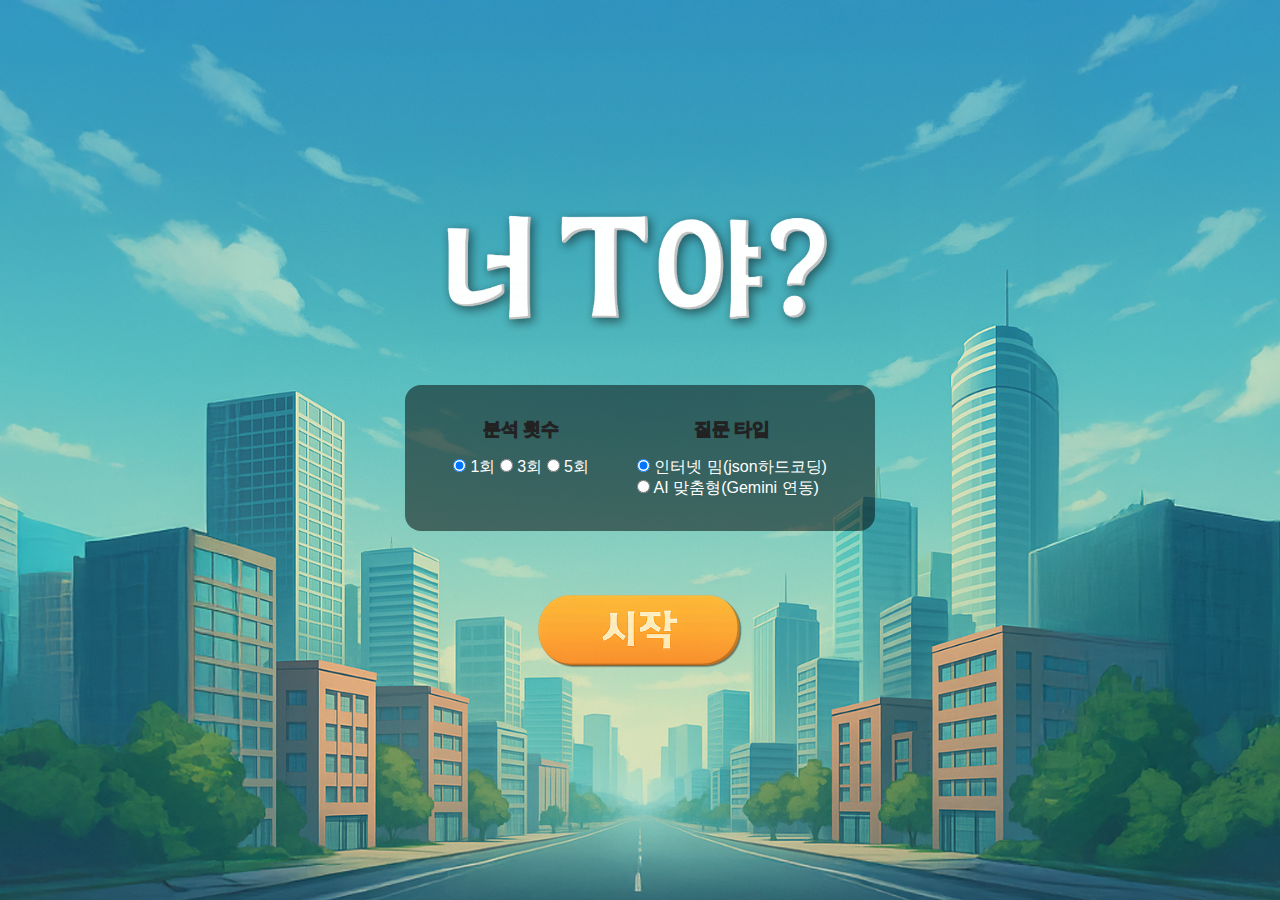
<file: index3.html>
<!DOCTYPE html>
<html lang="ko">
<head>
    <meta charset="UTF-8">
    <meta name="viewport" content="width=device-width, initial-scale=1.0">
    <title>MBTI T/F 분석기 - 결과</title>
    <link rel="stylesheet" href="common.css">
    <style>
        body {
            background-image: url('Question_pg/Bg2.png');
            background-size: cover;
            background-position: center;
            background-repeat: no-repeat;
            background-attachment: fixed;
        }
        /* 최종 결과 페이지 스타일 */
        @font-face {
            font-family: 'JejuHallasan';
            src: url('fonts/JejuHallasan.ttf') format('truetype');
            font-weight: normal;
            font-style: normal;
        }
        @font-face {
            font-family: 'NanumGyuriDiary';
            src: url('fonts/나눔손글씨 규리의 일기.ttf') format('truetype');
            font-weight: normal;
            font-style: normal;
        }
        .final-page {
            text-align: center;
            display: flex;
            flex-direction: column;
            align-items: center;
            justify-content: flex-start;
            min-height: 100vh;
            padding-top: 2rem;
        }

        .final-result {
            margin: 2rem 0;
        }

        .keyword-chart {
            display: flex;
            flex-direction: column;
            gap: 1rem;
        }

        .keyword-category {
            margin-bottom: 1.5rem;
        }

        .keyword-category h4 {
            margin: 0 0 0.8rem 0;
            font-size: 1.1em;
            color: #2c3e50;
        }

        .keyword-bar-container {
            display: flex;
            align-items: center;
            margin-bottom: 0.6rem;
            padding: 0.4rem 0;
        }

        .keyword-label {
            width: 100px;
            font-size: 0.9em;
            color: #555;
            text-align: right;
            margin-right: 1rem;
            flex-shrink: 0;
        }

        .keyword-bar-bg {
            flex: 1;
            height: 20px;
            background: #e9ecef;
            border-radius: 10px;
            position: relative;
            overflow: hidden;
        }

        .keyword-bar {
            height: 100%;
            border-radius: 10px;
            position: relative;
            transition: width 0.8s ease;
        }

        .keyword-bar.t-type {
            background: linear-gradient(90deg, #ff6b6b, #ff8e53);
        }

        .keyword-bar.f-type {
            background: linear-gradient(90deg, #4ecdc4, #44a08d);
        }

        .keyword-count {
            position: absolute;
            right: 8px;
            top: 50%;
            transform: translateY(-50%);
            font-size: 0.8em;
            color: white;
            font-weight: bold;
        }

        @keyframes pulse {
            0% { transform: scale(1); }
            50% { transform: scale(1.02); }
            100% { transform: scale(1); }
        }
        .tts-button {
            padding: 0.8rem 1.5rem;
            background-color: #9C27B0;
            color: white;
            border: none;
            border-radius: 5px;
            cursor: pointer;
            margin-left: 1rem;
            transition: all 0.3s ease;
        }

        .tts-button:hover {
            background-color: #7B1FA2;
            transform: scale(1.05);
        }
        .result-flex-container {
            display: flex;
            flex-direction: row;
            justify-content: space-between;
            align-items: flex-start;
            width: 100%;
            max-width: 1100px;
            margin: 0 auto;
            gap: 2rem;
        }
        .final-graph-section {
            flex: 0 0 340px;
            display: flex;
            flex-direction: column;
            align-items: flex-start;
            min-width: 320px;
            margin-top: 2rem;
        }
        .circle-graph-box {
            width: 260px;
            margin-bottom: 2rem;
            margin-left: 10px;
            box-shadow: none !important;
            border: none !important;
            background: none !important;
        }
        @media (max-width: 600px) {
          .circle-graph-box {
            margin-left: 0 !important;
          }
        }
        .tf-indicator-row {
            display: flex;
            flex-direction: row;
            gap: 1.5rem;
            width: 100%;
            justify-content: flex-start;
        }
        .tf-indicator {
            flex: 1 1 0;
            text-align: center;
            padding: 1.2rem 0.5rem;
            border-radius: 20px;
            color: white;
            font-size: 1.1em;
            font-weight: 600;
            box-shadow: 0 4px 15px rgba(0,0,0,0.07);
        }
        .tf-indicator.t {
            background: linear-gradient(135deg, #ff6b6b, #ff8e53);
        }
        .tf-indicator.f {
            background: linear-gradient(135deg, #4ecdc4, #44a08d);
        }
        .final-review-section {
            flex: 1 1 0;
            min-width: 320px;
            display: flex;
            flex-direction: column;
            align-items: flex-end;
            margin-top: 2rem;
        }
        .review-tabs {
            display: flex;
            gap: 0.5rem;
            margin-bottom: 1rem;
            width: 100%;
        }
        .review-tab-btn {
            display: flex;
            align-items: center;
            justify-content: center;
            height: 56px;
            padding: 0;
            flex: 1 1 0;
            min-width: 0;
            background: transparent;
            border: none;
            border-radius: 7px 7px 0 0;
            font-size: 1em;
            font-weight: 600;
            cursor: pointer;
            transition: transform 0.18s cubic-bezier(.4,2,.6,1), box-shadow 0.18s, background 0.2s;
            color: #fff !important;
        }
        .review-tab-btn.active {
            background: transparent;
            color: #ffd700 !important;
            transform: scale(1.12);
            z-index: 2;
        }
        .review-tab-btn:hover {
            background: transparent;
            transform: scale(1.12);
            z-index: 2;
        }
        .tab-icon {
            max-height: 90%;
            max-width: 90%;
            object-fit: contain;
            display: block;
        }
        .review-content-box {
            width: 100%;
            min-height: 220px;
            background: transparent;
            border-radius: 0 0 15px 15px;
            box-shadow: none !important;
            border: none !important;
            background-color: transparent !important;
            padding: 2rem 1.5rem;
            font-size: 1.1em;
            color: #333;
        }
        @media (max-width: 900px) {
          .review-content-box {
            padding: 1.2rem 0.5rem;
            font-size: 1em;
            min-height: 160px;
            border-radius: 14px;
          }
        }
        @media (max-width: 600px) {
          .review-content-box {
            background: none !important;
            background-color: transparent !important;
            color: #fff;
            border-radius: 1px;
            min-height: 300px;
            padding: 1.2rem 0.5rem;
            font-size: 1em;
            box-shadow: none !important;
          }
        }
        @media (max-width: 600px) {
          .result-bg-box > .bg-img {
            display: none !important;
          }
        }
        .result-bg-box {
            position: relative;
            width: 60vw;
            max-width: 1000px;
            aspect-ratio: 16 / 9;
            margin: 0 auto 2rem auto;
            border-radius: 30px;
            box-shadow: 0 6px 32px rgba(0,0,0,0.18);
            overflow: hidden;
        }
        .result-bg-box .bg-img {
            width: 100%;
            height: 100%;
            object-fit: contain;
            display: block;
            border-radius: 30px;
            z-index: 0;
            position: relative;
        }
        .result-bg-box .result-flex-container {
            position: absolute;
            top: 0; left: 0; width: 100%; height: 100%;
            padding: 4vw 3vw;
            box-sizing: border-box;
            z-index: 1;
        }
        .container, .final-page {
            min-height: 100vh;
            display: flex;
            flex-direction: column;
            align-items: center;
            justify-content: center;
        }
        @media (max-width: 900px) {
          .result-flex-container {
            flex-direction: column;
            align-items: center;
            gap: 1.2rem;
            max-width: 98vw;
          }
          .final-graph-section, .final-review-section {
            min-width: 0;
            width: 100%;
            margin-top: 1rem;
            align-items: center;
          }
          .circle-graph-box {
            width: 90vw;
            max-width: 320px;
          }
          .review-content-box {
            padding: 1.2rem 0.5rem;
            font-size: 1em;
          }
          .review-tabs {
            flex-direction: row;
            gap: 0.2rem;
            width: 100%;
          }
        }
        @media (max-width: 600px) {
          .container, .final-page {
            padding: 0.2rem 0.1rem;
            min-width: 0;
            width: 100vw;
            box-sizing: border-box;
            min-height: 100vh;
            justify-content: flex-start;
            align-items: center;
          }
          #finalOneLiner > div {
            position: relative;
            display: flex !important;
            align-items: center;
            justify-content: center;
            width: 100%;
            max-width: 900px;
            min-width: 0;
            margin: 0 auto 2rem auto;
            padding: 0;
            box-sizing: border-box;
          }
          #finalOneLiner img {
            width: 100%;
            max-width: 900px;
            height: auto;
            display: block;
          }
          #finalOneLiner .oneliner-text {
            font-size: 1.1em;
            width: 92%;
            padding: 0.2em 0.1em;
          }
          .result-bg-box {
            width: 95vw;
            min-width: 0;
            max-width: 95vw;
            aspect-ratio: unset;
            border-radius: 8px;
            padding: 0;
            margin: 0 auto 0.5em auto;
            box-sizing: border-box;
            min-height: auto;
            background: url('Final/Black_board.png') center/cover no-repeat !important;
            background-color: rgba(0,0,0,0.10) !important;
            border-radius: 1px;
            min-height: 300px;
          }
          .result-bg-box .result-flex-container {
            position: static;
            flex-direction: column;
            align-items: center;
            padding: 0.3em 0.1em;
            gap: 0.3em;
            width: 100%;
            box-sizing: border-box;
          }
          .final-graph-section, .final-review-section {
            min-width: 0;
            width: 100%;
            margin-top: 0.2em;
            align-items: center;
            box-sizing: border-box;
          }
          .circle-graph-box {
            width: 80vw;
            max-width: 180px;
            margin: 0 auto 0.3em auto;
          }
          .tf-indicator-row {
            flex-direction: row;
            gap: 0.3rem;
            width: 100%;
            justify-content: center;
            margin-bottom: 0.2em;
          }
          .tf-indicator {
            padding: 0.5rem 0.3rem;
            font-size: 0.9em;
          }
          .review-tabs {
            flex-direction: row;
            gap: 0.1rem;
            width: 100%;
            justify-content: center;
            margin-bottom: 0.3em;
          }
          .review-tab-btn {
            font-size: 0.8em;
            height: 35px;
            min-width: 0;
            padding: 0 1px;
            flex: 1 1 0;
            box-sizing: border-box;
          }
          .review-content-box {
            padding: 0.4rem 0.1rem;
            font-size: 0.85em;
            min-width: 0;
            width: 100%;
            box-sizing: border-box;
            min-height: 120px;
          }
          .tts-button {
            width: 100%;
            margin: 0.3rem 0 0 0;
            padding: 0.5rem 0;
            font-size: 0.9em;
            box-sizing: border-box;
          }
          .start-button {
            width: 95vw;
            margin: 0.5em 0 0 0;
            font-size: 1em;
            padding: 0.8em 0;
            box-sizing: border-box;
          }
        }
        @media (max-width: 600px) {
          #finalOneLiner div[style*='position: absolute'] {
            font-size: 2.2em !important;
          }
        }
        @media (max-width: 600px) {
          #finalOneLiner div[style*='position: absolute'] {
            font-size: 1.1em !important;
          }
        }
        .review-green-box {
            background: transparent;
            border-radius: 18px;
            padding: 1.2rem 1.2rem 1.5rem 1.2rem;
            box-shadow: none !important;
            border: none !important;
            width: 100%;
            max-width: 600px;
            margin: 0 auto;
            display: flex;
            flex-direction: column;
            align-items: stretch;
            gap: 0.5rem;
        }
        @media (max-width: 900px) {
            .review-green-box {
                padding: 0.7rem 0.3rem 1rem 0.3rem;
                max-width: 98vw;
                border-radius: 12px;
            }
        }
        @media (max-width: 600px) {
            .review-green-box {
                padding: 0.4rem 0.1rem 0.7rem 0.1rem;
                max-width: 99vw;
                border-radius: 8px;
            }
        }
        @media (max-width: 600px) {
          .circle-graph-box {
            margin-top: 2.2rem !important;
            margin-left: -30px !important;
          }
        }
    </style>
</head>
<body>
    <div class="container">
        <div class="final-page" id="finalPage">
            <!-- <h1>최종 분석 결과</h1> -->
            <div id="finalOneLiner"></div>
            <div class="result-bg-box">
                <img src="Final/Black_board.png" alt="" class="bg-img">
                <div class="result-flex-container">
                    <div class="final-graph-section">
                        <div id="finalGraph"></div>
                    </div>
                    <div class="final-review-section">
                        <div class="review-green-box">
                            <div class="review-tabs">
                                <button class="review-tab-btn" id="tab-comm"><img src="Final/Effective_white.png" data-hover="Final/Effective_yellow.png" alt="소통법" class="tab-icon"></button>
                                <button class="review-tab-btn" id="tab-strength"><img src="Final/Yougood_white.png" data-hover="Final/Yougood_yellow.png" alt="강점" class="tab-icon"></button>
                                <button class="review-tab-btn" id="tab-growth"><img src="Final/Improve_white.png" data-hover="Final/Improve_yellow.png" alt="성장" class="tab-icon"></button>
                            </div>
                            <div class="review-content-box" id="reviewContentBox"></div>
                        </div>
                    </div>
                </div>
            </div>
            <button onclick="location.href='index1.html'" class="start-button">다시 분석하기</button>
        </div>
    </div>

    <script>
        // API 기본 URL 설정
        const API_BASE_URL = 'http://localhost:8000';

        // 페이지 로드 시 초기화
        document.addEventListener('DOMContentLoaded', async function() {
            const results = JSON.parse(sessionStorage.getItem('mbtiResults'));
            if (!results || !results.length) {
                alert('분석 결과를 찾을 수 없습니다. 처음부터 다시 시작해주세요.');
                window.location.href = 'index1.html';
                return;
            }

            showFinalResult(results);
        });

        // 최종 결과 표시
        async function showFinalResult(results) {
            const averageScore = results.reduce((sum, r) => sum + r.score, 0) / results.length;
            const tPercentage = Math.round((100 - averageScore) / 10) * 10;
            const fPercentage = Math.round(averageScore / 10) * 10;
            
            // 기본 정보 표시
            document.getElementById('finalOneLiner').innerHTML = `
                <div style="position: relative; display: inline-block; margin: 0 auto 2rem auto;">
                    <img src="Final/White_board.png" alt="분석 결과 이미지" style="display: block; max-width: 100%; height: auto;">
                    <div style="
                        position: absolute;
                        top: 50%; left: 50%;
                        transform: translate(-50%, -50%);
                        width: 90%;
                        color: #333;
                        font-size: 30PX;
                        font-weight: bold;
                        text-align: center;
                        word-break: keep-all;
                        line-height: 1.3;
                        font-family: 'JejuHallasan', sans-serif;
                        ">
                        ${getFinalOneLiner(averageScore)}
                    </div>
                </div>
            `;
            
            // 그래프 표시 (원형 그래프 상단, T/F 지표 하단 가로)
            document.getElementById('finalGraph').innerHTML = `
                <div class="circle-graph-box">
                    <svg width="220" height="220">
                        <circle cx="110" cy="110" r="96" fill="none" stroke="#fff" stroke-width="7"/>
                        <circle cx="110" cy="110" r="74" fill="none" stroke="#fff" stroke-width="7"/>
                        <circle cx="110" cy="110" r="85" fill="none" stroke="#f0f0f0" stroke-width="22" transform="rotate(-90 110 110)"/>
                        <circle cx="110" cy="110" r="85" fill="none" stroke="#ff6b6b" stroke-width="22" 
                                stroke-dasharray="${(100-averageScore) * 5.34} 534" stroke-linecap="round" transform="rotate(-90 110 110)"/>
                        <circle cx="110" cy="110" r="85" fill="none" stroke="#4ecdc4" stroke-width="22" 
                                stroke-dasharray="${averageScore * 5.34} 534" 
                                stroke-dashoffset="${-(100-averageScore) * 5.34}" stroke-linecap="round" transform="rotate(-90 110 110)"/>
                        <text x="110" y="110" text-anchor="middle" dominant-baseline="middle" font-size="2.2em" font-weight="bold" stroke="#fff" stroke-width="6" paint-order="stroke" fill="#333">${averageScore.toFixed(1)}</text>
                        <text x="110" y="110" text-anchor="middle" dominant-baseline="middle" font-size="2.2em" font-weight="bold" fill="#333">${averageScore.toFixed(1)}</text>
                    </svg>
                </div>
                <div class="tf-indicator-row">
                    <div class="tf-indicator f">F-성향</div>
                    <div class="tf-indicator t">T-성향</div>
                </div>
            `;
            
            // finalReview는 탭 구조로 대체하므로 초기에는 아무 내용도 표시하지 않음
            document.getElementById('reviewContentBox').innerHTML = '';
            
            try {
                // AI 종합 분석 요청
                const response = await fetch(`${API_BASE_URL}/final_analyze`, {
                    method: 'POST',
                    headers: {
                        'Content-Type': 'application/json',
                    },
                    body: JSON.stringify({
                        results: results
                    })
                });

                const finalAnalysis = await response.json();
                
                // 탭별 내용 저장
                const commText = finalAnalysis.communication_strategy.replace(/\n/g, ' ');
                const commExamples = [];
                const regex = /"([^"]+)"/g;
                let match;
                while ((match = regex.exec(commText)) !== null && commExamples.length < 3) {
                    commExamples.push('"' + match[1].trim() + '"');
                }
                while (commExamples.length < 3) commExamples.push('');
                const commLines = [
                    'F 성향 상대와의 효과적인 소통법',
                    ...commExamples
                ].slice(0, 4).join('<br>');
                window.finalReviewTabs = {
                    comm: `<div style='line-height:1.7; font-size:1.25em; color:#fff; font-weight:bold; white-space:pre-line; font-family: "NanumGyuriDiary", sans-serif;'>${commLines}</div>`,
                    strength: `<div style='display:flex; flex-wrap:wrap; justify-content:center; text-align:center; gap:0.5rem; margin-top:0.5rem; font-family: "NanumGyuriDiary", sans-serif; font-size:1.25em;'>
                        ${finalAnalysis.strengths.map(strength => `<span style='display:inline-block; background:linear-gradient(90deg,#ffe066,#ffd700); color:#333; font-weight:bold; border-radius:20px; padding:0.4em 1em; font-size:1em; box-shadow:0 2px 8px rgba(255,224,102,0.15); margin-bottom:0.2em;'>#${strength.replace(/\s+/g, '')}</span>`).join('')}
                    </div>
                    <button class="tts-button" onclick="playTTS('당신의 강점은 ${finalAnalysis.strengths.join(", ")} 입니다.')" style="margin-top:1rem; font-family: "NanumGyuriDiary", sans-serif;">🔊 듣기</button>`,
                    growth: `<div style='display:flex; flex-wrap:wrap; justify-content:center; text-align:center; gap:0.5rem; margin-top:0.5rem; font-family: "NanumGyuriDiary", sans-serif; font-size:1.25em;'>
    ${finalAnalysis.growth_areas.map(area => `<span style='display:inline-block; background:linear-gradient(90deg,#ffe066,#ffd700); color:#333; font-weight:bold; border-radius:20px; padding:0.4em 1em; font-size:1em; box-shadow:0 2px 8px rgba(255,224,102,0.15); margin-bottom:0.2em;'>#${area}</span>`).join('')}
</div>
<button class="tts-button" onclick="playTTS('성장 포인트는 ${finalAnalysis.growth_areas.join(", ")} 입니다.')" style="margin-top:1rem; font-family: \"NanumGyuriDiary\", sans-serif;">🔊 듣기</button>`,
                };
                // 탭 이벤트 바인딩 (JS 부분)
                const tabBtns = [
                    {id: 'tab-comm', key: 'comm'},
                    {id: 'tab-strength', key: 'strength'},
                    {id: 'tab-growth', key: 'growth'}
                ];
                tabBtns.forEach(({id, key}) => {
                    const btn = document.getElementById(id);
                    btn.onclick = function() {
                        tabBtns.forEach(({id:otherId}) => document.getElementById(otherId).classList.remove('active'));
                        btn.classList.add('active');
                        document.getElementById('reviewContentBox').innerHTML = window.finalReviewTabs[key];
                    }
                });
                // 초기에는 아무 탭도 선택하지 않음
                document.getElementById('reviewContentBox').innerHTML = '';
                
            } catch (error) {
                console.error('Error fetching final analysis:', error);
                document.getElementById('reviewContentBox').innerHTML = `<div style='background: #f8d7da; padding: 2rem; border-radius: 15px; border-left: 5px solid #dc3545; color: #721c24;'><h3 style='margin-top:0;'>⚠️ 분석 오류</h3><p>종합 분석 중 오류가 발생했습니다. 기본 분석 결과를 표시합니다.</p><div style='margin-top:1rem;'>${getFinalReview(averageScore)}</div></div>`;
            }
        }

        // 최종 한 줄 평가 생성
        function getFinalOneLiner(score) {
            if (score < 20) return "냉철한 논리 머신! 감정? 그게 뭔가요?";
            if (score <= 40) return "팩트 폭격기! 데이터가 곧 진리죠?";
            if (score >= 41 && score <= 59) return "논리와 감정의 줄타기 달인! 양다리 고수네요~";
            if (score < 80) return "감정 공감 레이더! 눈물 한 방울도 놓치지 않죠?";
            return "완전 감성팩토리! 드라마 보다가 티슈 몇 박스 써요?";
        }

        // 최종 리뷰 생성
        function getFinalReview(score) {
            let review = "";
            if (score < 20) {
                review = `
                    <p>당신은 매우 논리적이고 객관적인 판단을 선호합니다.</p>
                    <p>감정보다는 사실과 논리에 기반하여 결정을 내리는 경향이 강합니다.</p>
                    <p>문제 해결 능력이 뛰어나며, 효율적인 의사결정을 잘 하실 것 같네요.</p>
                `;
            } else if (score < 40) {
                review = `
                    <p>논리적 사고를 바탕으로 하되, 감정적 요소도 고려하시는 편입니다.</p>
                    <p>객관적 판단을 중시하지만, 상황에 따라 유연한 대처도 가능하십니다.</p>
                    <p>균형 잡힌 사고방식을 가지고 있으나, T 성향이 조금 더 강합니다.</p>
                `;
            } else if (score < 60) {
                review = `
                    <p>논리와 감정 사이에서 훌륭한 균형을 이루고 계십니다.</p>
                    <p>상황에 따라 객관적 판단과 감정적 공감을 적절히 사용하시는 것 같네요.</p>
                    <p>다양한 관점에서 문제를 바라볼 수 있는 능력이 있습니다.</p>
                `;
            } else if (score < 80) {
                review = `
                    <p>감정적 공감 능력이 뛰어나며, 다른 사람의 감정을 잘 이해하십니다.</p>
                    <p>논리적 판단도 가능하지만, 감정적 요소를 더 중요하게 고려하시는 편입니다.</p>
                    <p>인간관계에서 뛰어난 능력을 발휘하실 것 같네요.</p>
                `;
            } else {
                review = `
                    <p>매우 뛰어난 감정적 공감 능력을 가지고 계십니다.</p>
                    <p>다른 사람의 감정을 깊이 이해하고 배려하는 성향이 매우 강합니다.</p>
                    <p>인간관계에서 탁월한 능력을 보여주실 것 같네요.</p>
                `;
            }
            return review;
        }

        // TTS 기능
        async function playTTS(text) {
            try {
                const response = await fetch(`${API_BASE_URL}/tts?text=${encodeURIComponent(text)}`, {
                    method: 'POST'
                });

                if (!response.ok) throw new Error('TTS 처리 중 오류가 발생했습니다.');

                const blob = await response.blob();
                const audio = new Audio(URL.createObjectURL(blob));
                audio.play();
            } catch (error) {
                console.error('TTS Error:', error);
                alert('음성 재생 중 오류가 발생했습니다.');
            }
        }
    </script>
    <script>
        // 탭 버튼 이미지 hover/active 시 이미지 변경 및 active 관리
        document.addEventListener('DOMContentLoaded', function() {
            const tabBtns = document.querySelectorAll('.review-tab-btn');
            tabBtns.forEach(btn => {
                const img = btn.querySelector('img');
                if (!img) return;
                // 최초에 원본 src(흰색)와 data-hover(노란색)를 별도 속성에 저장
                img.setAttribute('data-src-original', img.getAttribute('src'));
                img.setAttribute('data-hover-original', img.getAttribute('data-hover'));

                // Hover 효과
                btn.addEventListener('mouseenter', () => {
                    if (!btn.classList.contains('active')) img.src = img.getAttribute('data-hover-original');
                });
                btn.addEventListener('mouseleave', () => {
                    if (!btn.classList.contains('active')) img.src = img.getAttribute('data-src-original');
                });

                // 클릭 시 active 관리 및 이미지 변경
                btn.addEventListener('click', () => {
                    tabBtns.forEach(b => {
                        b.classList.remove('active');
                        const i = b.querySelector('img');
                        if (i) {
                            // 모든 탭 이미지를 항상 src(흰색)로 되돌림
                            i.src = i.getAttribute('data-src-original');
                        }
                    });
                    btn.classList.add('active');
                    // 선택된 탭만 hover(노란색) 이미지로
                    img.src = img.getAttribute('data-hover-original');
                });
            });

            // 최초 활성화 탭 이미지도 hover로
            const activeBtn = document.querySelector('.review-tab-btn.active');
            if (activeBtn) {
                const img = activeBtn.querySelector('img');
                const hover = img && img.getAttribute('data-hover-original');
                if (img && hover) img.src = hover;
            }
        });
        </script>
</body>
</html>
</file>
<file: common.css>
* {
    margin: 0;
    padding: 0;
    box-sizing: border-box;
}

body {
    font-family: 'Noto Sans KR', sans-serif;
    background-color: #f5f5f5;
    display: flex;
    justify-content: center;
    align-items: center;
    min-height: 100vh;
}

.container {
    width: 100%;
    max-width: 800px;
    position: relative;
}

.start-button {
    padding: 1rem 2rem;
    font-size: 1.2rem;
    background-color: #4CAF50;
    color: white;
    border: none;
    border-radius: 10px;
    cursor: pointer;
    transition: all 0.3s ease;
}

.start-button:hover {
    background-color: #45a049;
    transform: scale(1.05);
}

/* 로딩 스피너 애니메이션 */
@keyframes spin {
    0% { transform: rotate(0deg); }
    100% { transform: rotate(360deg); }
}

/* 모달 스타일 */
.modal {
    display: none;
    position: fixed;
    top: 0;
    left: 0;
    width: 100%;
    height: 100%;
    background-color: rgba(0, 0, 0, 0.5);
}

.modal-content {
    background-color: white;
    padding: 2rem;
    border-radius: 10px;
    width: 80%;
    max-width: 600px;
    max-height: 80vh;
    margin: 50px auto;
    overflow-y: auto;
    box-sizing: border-box;
}

/* 모달 스크롤바 스타일링 */
.modal-content::-webkit-scrollbar {
    width: 8px;
}

.modal-content::-webkit-scrollbar-track {
    background: #f1f1f1;
    border-radius: 4px;
}

.modal-content::-webkit-scrollbar-thumb {
    background: #c1c1c1;
    border-radius: 4px;
}

.modal-content::-webkit-scrollbar-thumb:hover {
    background: #a1a1a1;
}
</file>
